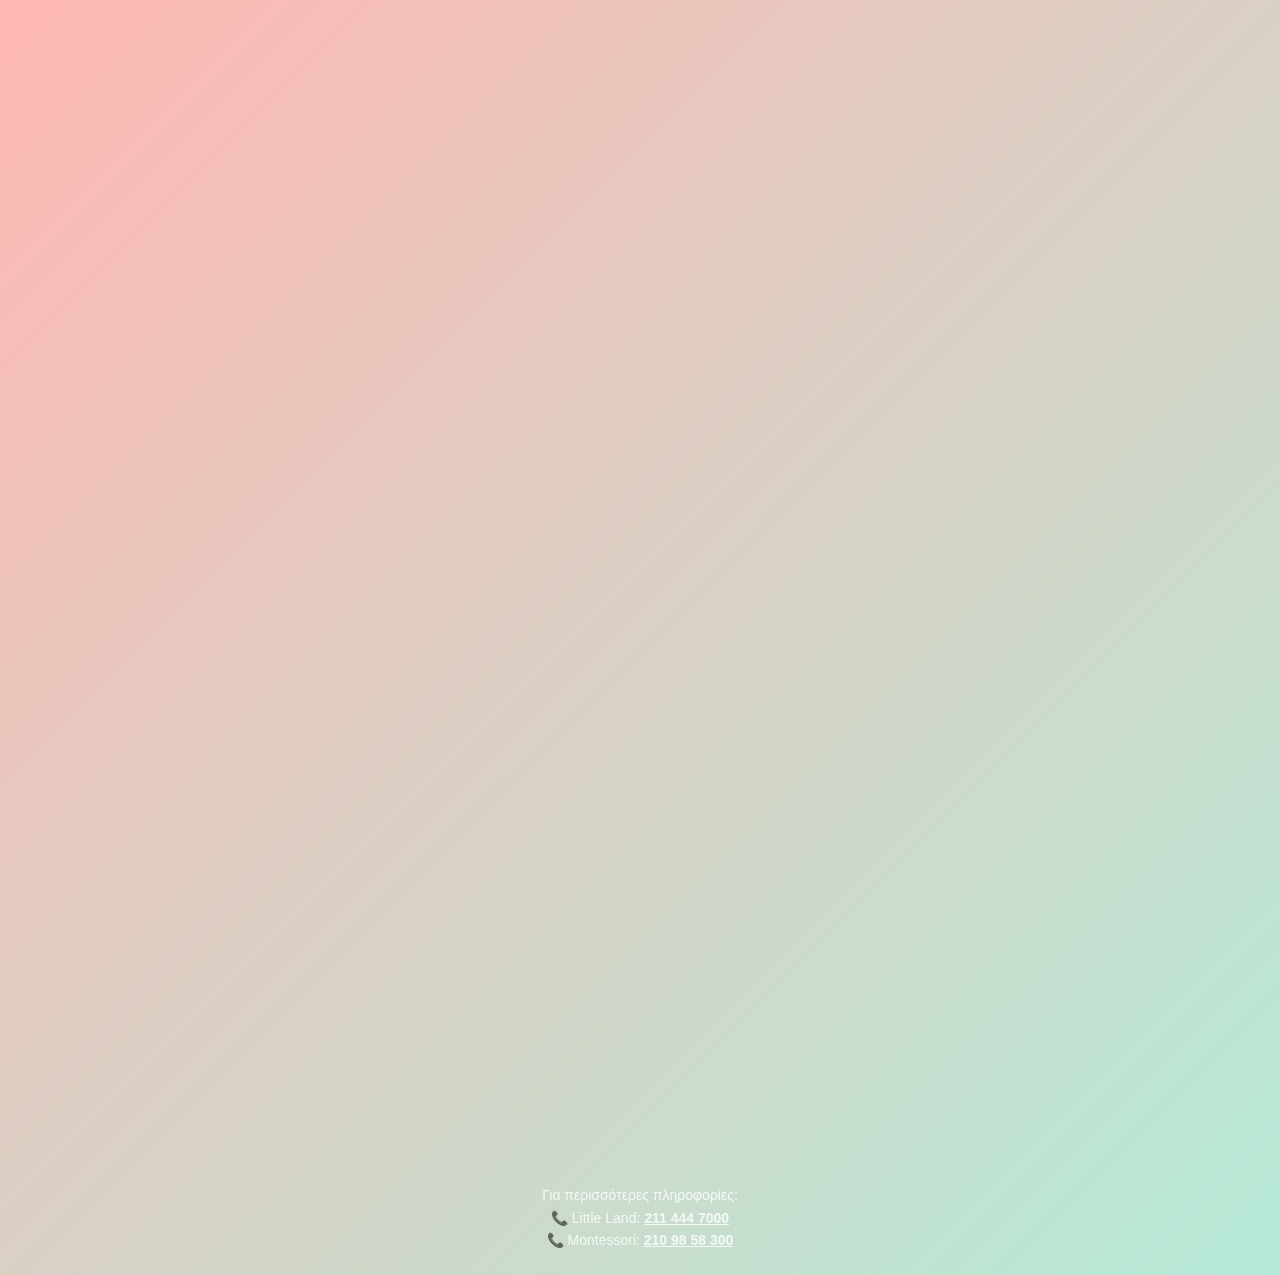
<file: index.html>
<!DOCTYPE html>
<html lang="el">
<head>
  <meta charset="UTF-8">
  <meta name="viewport" content="width=device-width, initial-scale=1.0">
  <title>Little Land - Επιλογή Φόρμας Party</title>
  <link rel="stylesheet" href="css/base.css">
  <style>
    body {
      display: flex;
      align-items: center;
      justify-content: center;
      min-height: 100vh;
      background: linear-gradient(135deg, #FFB7B2 0%, #B5EAD7 50%, #FFF9E5 100%);
      background-size: 200% 200%;
      animation: gradientShift 15s ease infinite;
      overflow-x: hidden;
    }
    
    @keyframes gradientShift {
      0%, 100% { background-position: 0% 50%; }
      50% { background-position: 100% 50%; }
    }
    
    /* Reduce motion for accessibility & performance */
    @media (prefers-reduced-motion: reduce) {
      *, *::before, *::after {
        animation-duration: 0.01ms !important;
        animation-iteration-count: 1 !important;
        transition-duration: 0.01ms !important;
      }
    }
    
    .form-selector {
      max-width: 900px;
      width: 100%;
      padding: var(--spacing-lg);
    }
    
    .header {
      text-align: center;
      margin-bottom: var(--spacing-2xl);
      color: white;
      opacity: 0;
      animation: fadeInDown 0.8s ease forwards;
    }
    
    @keyframes fadeInDown {
      from {
        opacity: 0;
        transform: translateY(-20px);
      }
      to {
        opacity: 1;
        transform: translateY(0);
      }
    }
    
    .header h1 {
      font-size: clamp(32px, 6vw, 48px);
      margin-bottom: var(--spacing-sm);
      text-shadow: 0 2px 8px rgba(0,0,0,0.1);
    }
    
    .header p {
      font-size: 17px;
      opacity: 0.95;
      font-weight: 500;
      letter-spacing: 0.3px;
    }
    
    .cards-grid {
      display: grid;
      gap: var(--spacing-xl);
      grid-template-columns: 1fr;
      max-width: 500px;
      margin: 0 auto;
    }
    
    @media (min-width: 768px) {
      .cards-grid {
        max-width: 900px;
        grid-template-columns: repeat(2, 1fr);
      }
      
      .card:last-child {
        grid-column: 1 / -1;
        max-width: 500px;
        margin: 0 auto;
      }
    }
    
    .card {
      background: rgba(255, 255, 255, 0.98);
      backdrop-filter: blur(12px);
      -webkit-backdrop-filter: blur(12px);
      border: 2px solid rgba(255, 255, 255, 0.5);
      border-radius: var(--radius-lg);
      padding: var(--spacing-xl);
      text-align: center;
      box-shadow: 0 8px 32px rgba(0, 0, 0, 0.1);
      transition: all 0.4s cubic-bezier(0.4, 0, 0.2, 1);
      text-decoration: none;
      color: var(--color-text);
      position: relative;
      overflow: hidden;
      opacity: 0;
      animation: fadeInUp 0.6s ease forwards;
    }
    
    .card:nth-child(1) { animation-delay: 0.2s; }
    .card:nth-child(2) { animation-delay: 0.4s; }
    .card:nth-child(3) { animation-delay: 0.6s; }
    
    @keyframes fadeInUp {
      from {
        opacity: 0;
        transform: translateY(30px);
      }
      to {
        opacity: 1;
        transform: translateY(0);
      }
    }
    
    .card::before {
      content: '';
      position: absolute;
      top: -50%;
      left: -50%;
      width: 200%;
      height: 200%;
      background: linear-gradient(45deg, transparent, rgba(255, 255, 255, 0.1), transparent);
      transform: rotate(45deg);
      transition: all 0.6s;
    }
    
    @media (hover: hover) and (pointer: fine) {
      .card:hover {
        transform: translateY(-10px);
        box-shadow: 0 20px 60px rgba(255, 143, 163, 0.3);
        border-color: rgba(255, 183, 204, 0.5);
      }
      
      .card:hover::before {
        left: 100%;
      }
    }
    
    .card:active {
      transform: scale(0.98);
      transition-duration: 0.1s;
    }
    
    @media (max-width: 767px) {
      .card {
        animation-duration: 0.4s;
      }
      @keyframes fadeInUp {
        from {
          opacity: 0;
          transform: translateY(20px);
        }
        to {
          opacity: 1;
          transform: translateY(0);
        }
      }
    }
    
    .card-icon {
      font-size: 64px;
      margin-bottom: var(--spacing-md);
    }
    
    .card-title {
      font-size: 24px;
      font-weight: 700;
      margin-bottom: var(--spacing-sm);
      color: #2C2C2C;
      letter-spacing: -0.5px;
    }
    
    .card-subtitle {
      font-size: 14px;
      color: var(--color-text-light);
      margin-bottom: var(--spacing-md);
      text-transform: uppercase;
      letter-spacing: 0.5px;
    }
    
    .card-description {
      font-size: 15px;
      line-height: 1.6;
      color: var(--color-text-light);
      margin-bottom: var(--spacing-lg);
    }
    
    .card-badge {
      display: inline-block;
      background: linear-gradient(135deg, var(--color-coral), var(--color-pink));
      color: white;
      padding: var(--spacing-xs) var(--spacing-md);
      border-radius: 20px;
      font-size: 13px;
      font-weight: 600;
      margin-top: var(--spacing-sm);
    }
    
    .card-badge.special {
      background: linear-gradient(135deg, #FF8E72, #FFB19D);
      animation: pulse 2s ease-in-out infinite;
    }
    
    @keyframes pulse {
      0%, 100% { transform: scale(1); }
      50% { transform: scale(1.05); }
    }
    
    .card:last-child {
      position: relative;
      border: 3px solid transparent;
      background: linear-gradient(white, white) padding-box,
                  linear-gradient(135deg, var(--color-pink), var(--color-coral), var(--color-beige)) border-box;
    }
    
    .card:last-child::before {
      content: '⭐ ΕΙΔΙΚΗ ΠΡΟΣΦΟΡΑ ⭐';
      position: absolute;
      top: -15px;
      left: 50%;
      transform: translateX(-50%);
      background: linear-gradient(135deg, #FF8E72, #FFB19D);
      color: white;
      padding: 8px 24px;
      border-radius: 20px;
      font-size: 12px;
      font-weight: 700;
      letter-spacing: 1px;
      box-shadow: 0 4px 15px rgba(255, 142, 114, 0.4);
    }
    
    .btn-card {
      display: inline-block;
      background: linear-gradient(135deg, #FF8FA3, #FFB7CC);
      background-size: 200% 200%;
      color: white;
      padding: 14px 32px;
      border-radius: 12px;
      font-weight: 600;
      font-size: 15px;
      text-decoration: none;
      transition: all 0.3s cubic-bezier(0.4, 0, 0.2, 1);
      box-shadow: 0 4px 15px rgba(255, 143, 163, 0.3);
      position: relative;
      overflow: hidden;
    }
    
    .btn-card::before {
      content: '';
      position: absolute;
      top: 0;
      left: -100%;
      width: 100%;
      height: 100%;
      background: linear-gradient(90deg, transparent, rgba(255, 255, 255, 0.3), transparent);
      transition: left 0.5s;
    }
    
    @media (hover: hover) and (pointer: fine) {
      .btn-card:hover {
        transform: translateY(-2px);
        box-shadow: 0 6px 20px rgba(255, 143, 163, 0.4);
        background-position: 100% 0;
      }
      
      .btn-card:hover::before {
        left: 100%;
      }
    }
    
    .btn-card:active {
      transform: translateY(0);
      transition-duration: 0.1s;
    }
  </style>
</head>
<body>
  <div class="form-selector">
    <div class="header">
      <h1>🎈 Little Land Party Forms 🎈</h1>
      <p>Επιλέξτε τη φόρμα που σας ενδιαφέρει</p>
    </div>
    
    <div class="cards-grid">
      <!-- Card 1: Little Land Kids -->
      <a href="forms/littleland-kids.html" class="card">
        <div class="card-icon">🎪</div>
        <h2 class="card-title">Little Land</h2>
        <p class="card-subtitle">Kids Play Area</p>
        <p class="card-description">
          Family Lounge Cafe με χώρο παιχνιδιού για παιδιά. 
          Διαθέσιμο όλες τις ημέρες.
        </p>
        <span class="card-badge">Όλες τις μέρες</span>
        <div style="margin-top: 20px;">
          <span class="btn-card">Ανοίξτε Φόρμα →</span>
        </div>
      </a>
      
      <!-- Card 2: Montessori Regular -->
      <a href="forms/montessori-regular.html" class="card">
        <div class="card-icon">🌈</div>
        <h2 class="card-title">Montessori</h2>
        <p class="card-subtitle">Little Land Regular</p>
        <p class="card-description">
          Χώρος με δημιουργικές δραστηριότητες Montessori. 
          Κανονική τιμολόγηση.
        </p>
        <span class="card-badge">Κανονική Προσφορά</span>
        <div style="margin-top: 20px;">
          <span class="btn-card">Ανοίξτε Φόρμα →</span>
        </div>
      </a>
      
      <!-- Card 3: Montessori Weekday -->
      <a href="forms/montessori-weekday.html" class="card">
        <div class="card-icon">⭐</div>
        <h2 class="card-title">Montessori</h2>
        <p class="card-subtitle">Weekday Special Offer</p>
        <p class="card-description">
          Ειδική προσφορά για καθημερινές! 
          Ισχύει μόνο Τρίτη, Τετάρτη και Πέμπτη.
        </p>
        <span class="card-badge special">🔥 Τρ / Τε / Πε</span>
        <div style="margin-top: 20px;">
          <span class="btn-card">Ανοίξτε Φόρμα →</span>
        </div>
      </a>
    </div>
    
    <div style="text-align: center; margin-top: 40px; color: white;">
      <p style="font-size: 14px; opacity: 0.8;">
        Για περισσότερες πληροφορίες:<br>
        📞 Little Land: <a href="tel:+302114447000" style="color: white; font-weight: 600;">211 444 7000</a><br>
        📞 Montessori: <a href="tel:+302109858300" style="color: white; font-weight: 600;">210 98 58 300</a>
      </p>
    </div>
  </div>
</body>
</html>
</file>
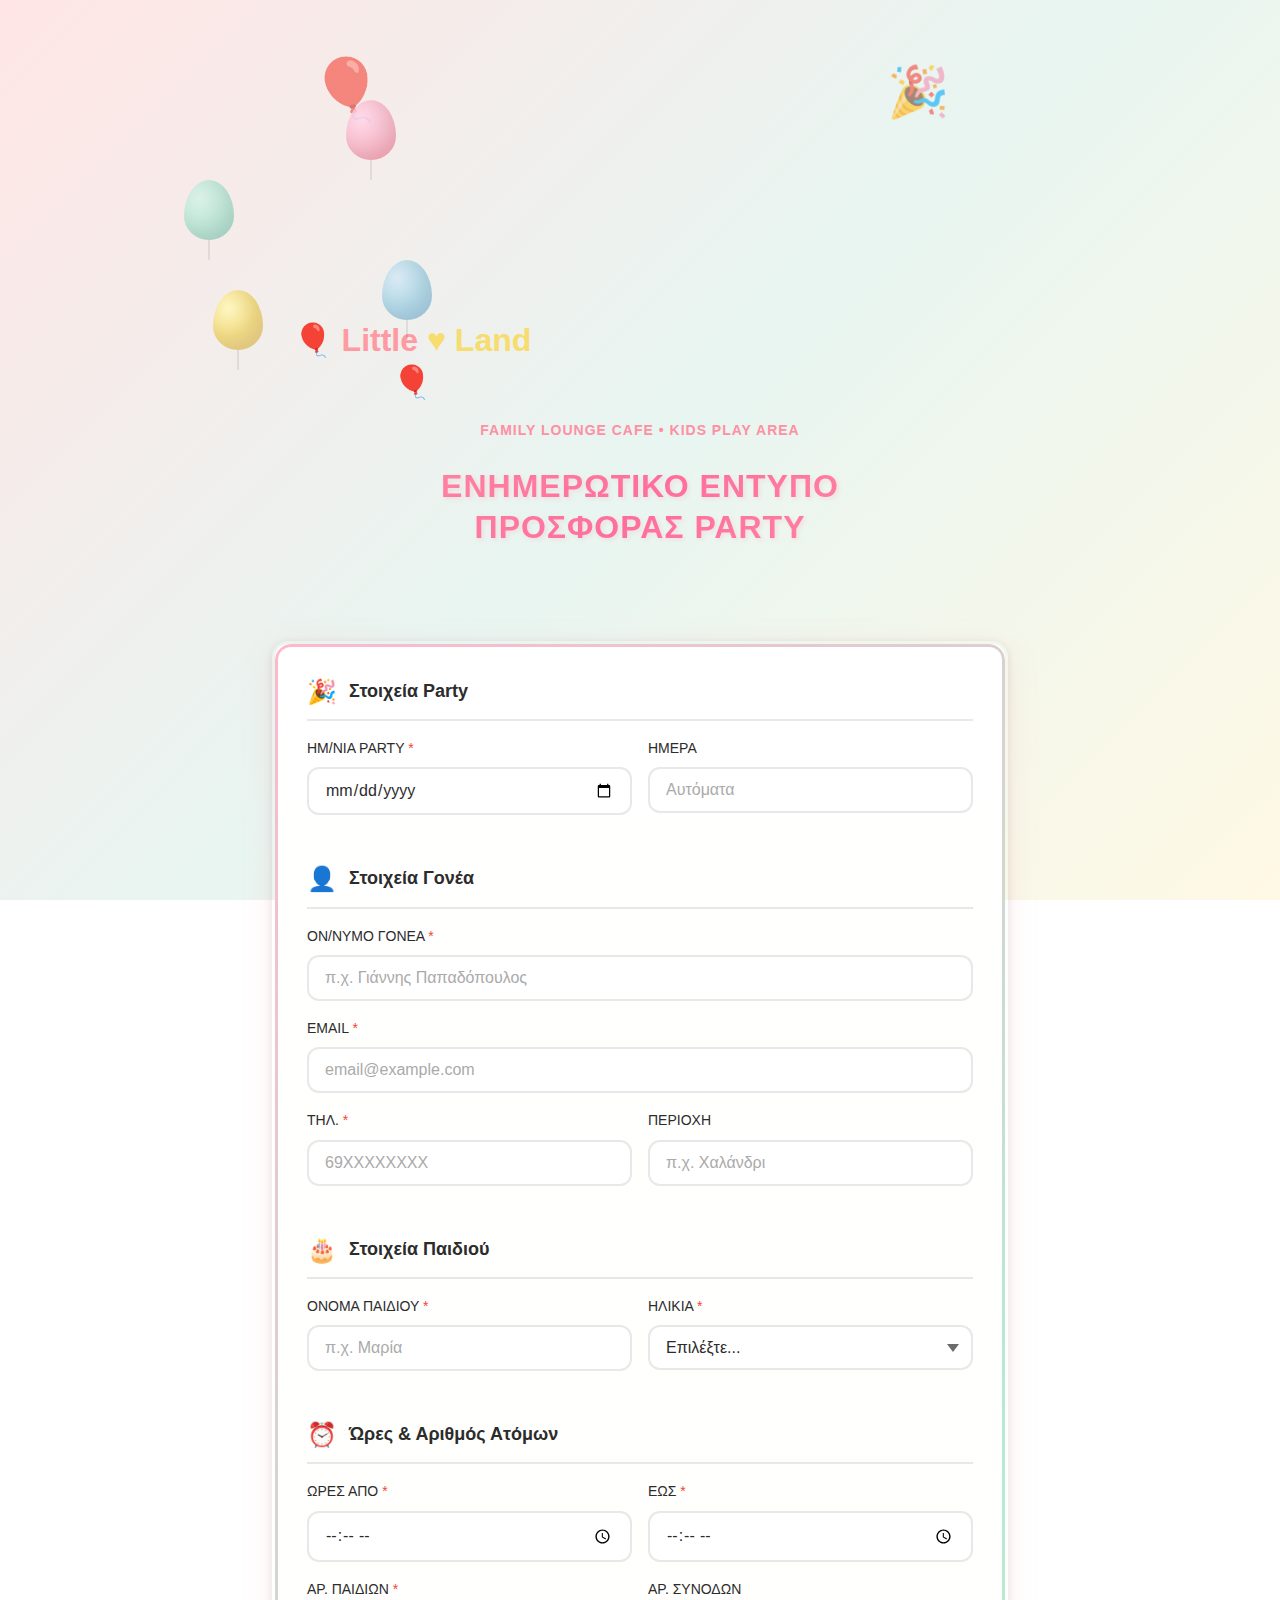
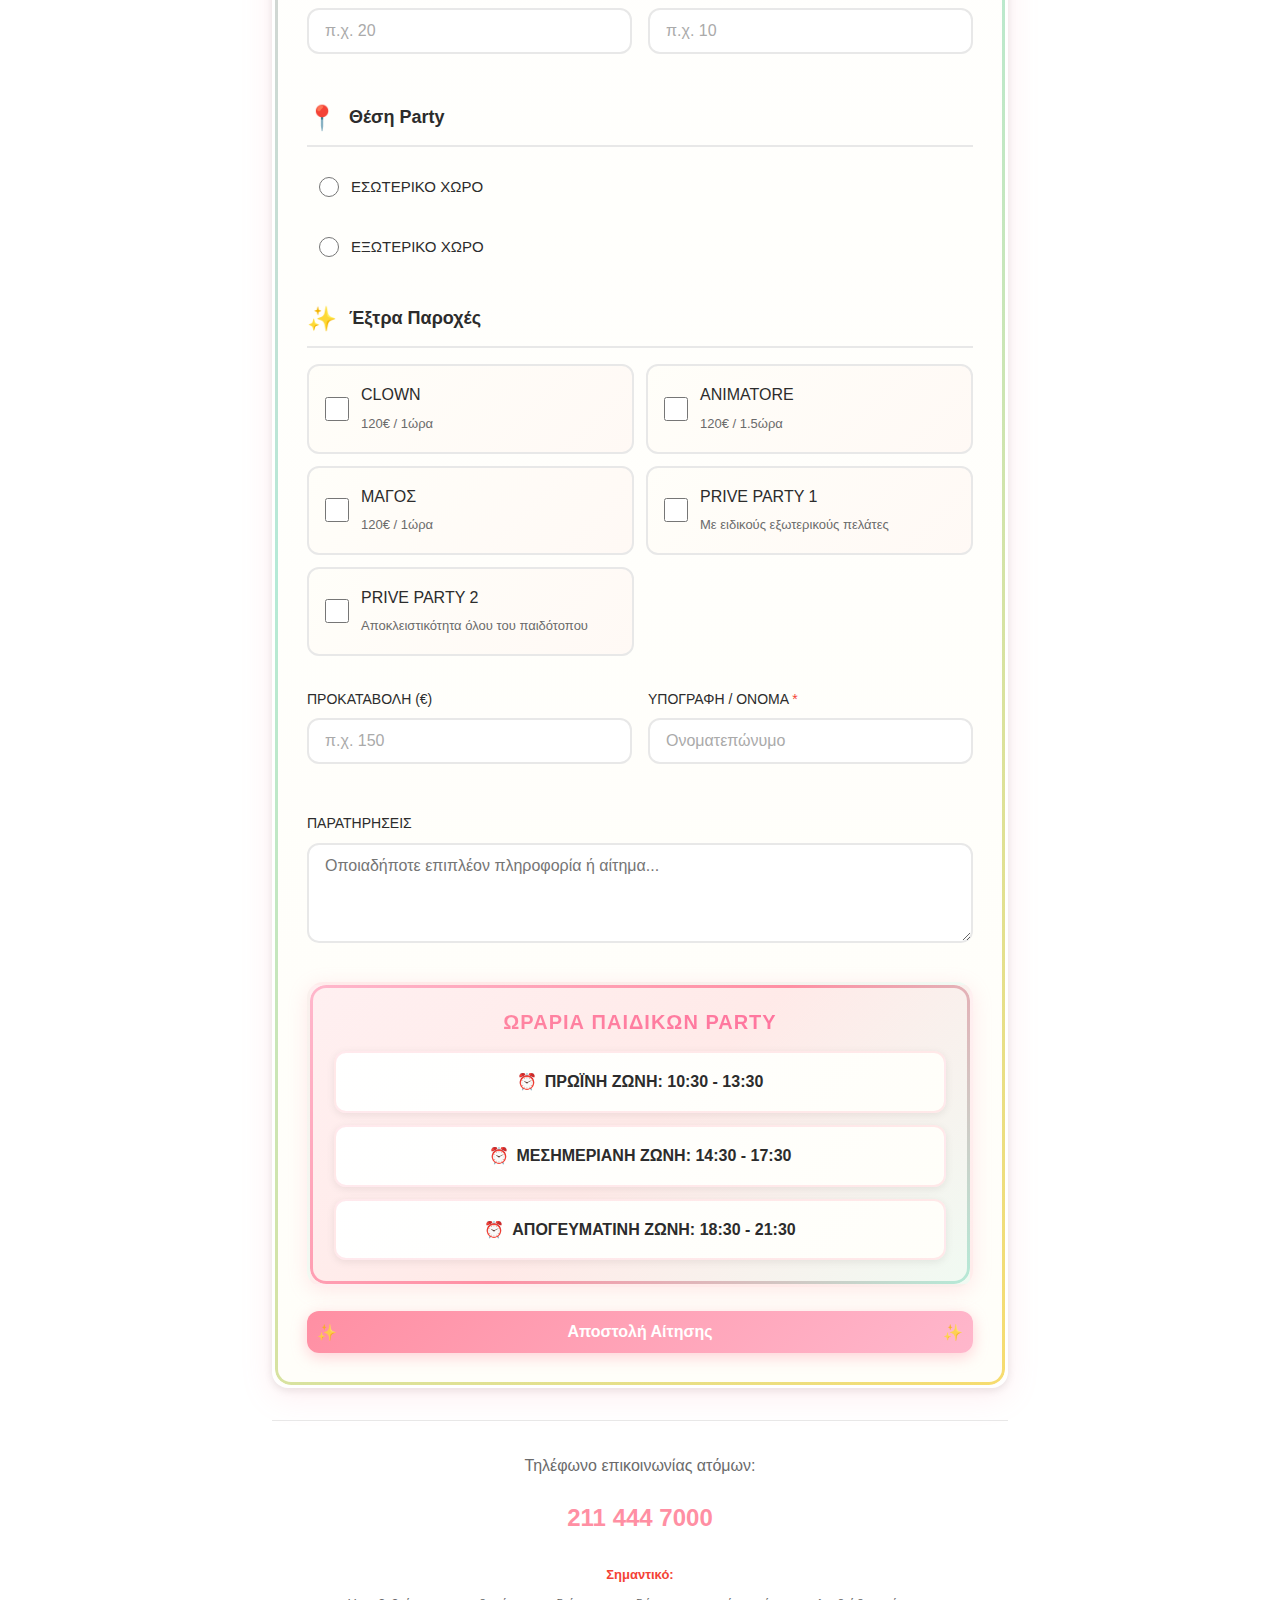
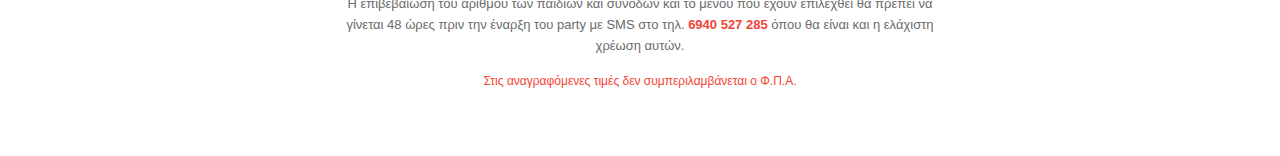
<file: forms/littleland-kids.html>
<!DOCTYPE html>
<html lang="el">
<head>
  <meta charset="UTF-8">
  <meta name="viewport" content="width=device-width, initial-scale=1.0">
  <title>Little Land Kids Play Area - Προσφορά Party</title>
  <link rel="stylesheet" href="../css/base.css">
  <link rel="stylesheet" href="../css/forms.css">
</head>
<body>
  <!-- Loading Overlay -->
  <div class="loading-overlay">
    <div class="spinner"></div>
  </div>

  <div class="container">
    <!-- Header -->
    <header class="form-header">
      <!-- Decorative Balloons -->
      <div class="decoration balloon balloon-pink" style="top: 20px; left: 10%;"></div>
      <div class="decoration balloon balloon-mint" style="top: 40px; right: 12%;"></div>
      <div class="decoration balloon balloon-blue" style="top: 60px; left: 15%;"></div>
      <div class="decoration balloon balloon-yellow" style="top: 30px; right: 8%;"></div>
      
      <div class="logo-container">
        <h1 class="logo">
          🎈 <span style="color: #FF9AA2; font-family: 'Fredoka', sans-serif;">Little</span> <span style="color: #F7DC6F;">♥ Land</span> 🎈
        </h1>
        <p class="form-subtitle" style="color: #FF8FA3; font-weight: 600;">Family Lounge Cafe • Kids Play Area</p>
      </div>
      <h2 class="form-title">ΕΝΗΜΕΡΩΤΙΚΟ ΕΝΤΥΠΟ<br>ΠΡΟΣΦΟΡΑΣ PARTY</h2>
    </header>

    <!-- Main Form -->
    <form id="partyForm" class="form-card">
      <!-- Section 1: Στοιχεία Party -->
      <div class="form-section">
        <h3 class="section-title">
          <span class="section-icon">🎉</span>
          Στοιχεία Party
        </h3>
        
        <div class="form-grid form-grid-2">
          <div class="form-group">
            <label class="form-label required" for="party_date">ΗΜ/ΝΙΑ PARTY</label>
            <input type="date" id="party_date" name="party_date" class="form-input" required>
          </div>
          
          <div class="form-group">
            <label class="form-label" for="party_day">ΗΜΕΡΑ</label>
            <input type="text" id="party_day" name="party_day" class="form-input" readonly placeholder="Αυτόματα">
          </div>
        </div>
      </div>

      <!-- Section 2: Στοιχεία Γονέα -->
      <div class="form-section">
        <h3 class="section-title">
          <span class="section-icon">👤</span>
          Στοιχεία Γονέα
        </h3>
        
        <div class="form-group">
          <label class="form-label required" for="parent_name">ΟΝ/ΝΥΜΟ ΓΟΝΕΑ</label>
          <input type="text" id="parent_name" name="parent_name" class="form-input" required placeholder="π.χ. Γιάννης Παπαδόπουλος">
        </div>
        
        <div class="form-group">
          <label class="form-label required" for="email">EMAIL</label>
          <input type="email" id="email" name="email" class="form-input" required placeholder="email@example.com">
        </div>
        
        <div class="form-grid form-grid-2">
          <div class="form-group">
            <label class="form-label required" for="phone">ΤΗΛ.</label>
            <input type="tel" id="phone" name="phone" class="form-input" required placeholder="69XXXXXXXX" maxlength="10">
          </div>
          
          <div class="form-group">
            <label class="form-label" for="area">ΠΕΡΙΟΧΗ</label>
            <input type="text" id="area" name="area" class="form-input" placeholder="π.χ. Χαλάνδρι">
          </div>
        </div>
      </div>

      <!-- Section 3: Στοιχεία Παιδιού -->
      <div class="form-section">
        <h3 class="section-title">
          <span class="section-icon">🎂</span>
          Στοιχεία Παιδιού
        </h3>
        
        <div class="form-grid form-grid-2">
          <div class="form-group">
            <label class="form-label required" for="child_name">ΟΝΟΜΑ ΠΑΙΔΙΟΥ</label>
            <input type="text" id="child_name" name="child_name" class="form-input" required placeholder="π.χ. Μαρία">
          </div>
          
          <div class="form-group">
            <label class="form-label required" for="child_age">ΗΛΙΚΙΑ</label>
            <select id="child_age" name="child_age" class="form-select" required>
              <option value="">Επιλέξτε...</option>
              <option value="1">1 έτος</option>
              <option value="2">2 έτη</option>
              <option value="3">3 έτη</option>
              <option value="4">4 έτη</option>
              <option value="5">5 έτη</option>
              <option value="6">6 έτη</option>
              <option value="7">7 έτη</option>
              <option value="8">8 έτη</option>
              <option value="9">9 έτη</option>
              <option value="10">10 έτη</option>
              <option value="11">11 έτη</option>
              <option value="12">12 έτη</option>
            </select>
          </div>
        </div>
      </div>

      <!-- Section 4: Ώρες & Άτομα -->
      <div class="form-section">
        <h3 class="section-title">
          <span class="section-icon">⏰</span>
          Ώρες & Αριθμός Ατόμων
        </h3>
        
        <div class="form-grid form-grid-2">
          <div class="form-group">
            <label class="form-label required" for="time_from">ΩΡΕΣ ΑΠΟ</label>
            <input type="time" id="time_from" name="time_from" class="form-input" required>
          </div>
          
          <div class="form-group">
            <label class="form-label required" for="time_to">ΕΩΣ</label>
            <input type="time" id="time_to" name="time_to" class="form-input" required>
          </div>
        </div>
        
        <div class="form-grid form-grid-2">
          <div class="form-group">
            <label class="form-label required" for="num_children">ΑΡ. ΠΑΙΔΙΩΝ</label>
            <input type="number" id="num_children" name="num_children" class="form-input" min="1" max="100" required placeholder="π.χ. 20">
          </div>
          
          <div class="form-group">
            <label class="form-label" for="num_adults">ΑΡ. ΣΥΝΟΔΩΝ</label>
            <input type="number" id="num_adults" name="num_adults" class="form-input" min="0" max="100" placeholder="π.χ. 10">
          </div>
        </div>
      </div>

      <!-- Section 5: Θέση Party -->
      <div class="form-section">
        <h3 class="section-title">
          <span class="section-icon">📍</span>
          Θέση Party
        </h3>
        
        <div class="radio-group">
          <label class="radio-item">
            <input type="radio" name="party_location" value="εσωτερικό_χώρο" class="radio-input" required>
            <span class="radio-label">ΕΣΩΤΕΡΙΚΟ ΧΩΡΟ</span>
          </label>
          <label class="radio-item">
            <input type="radio" name="party_location" value="εξωτερικό_χώρο" class="radio-input">
            <span class="radio-label">ΕΞΩΤΕΡΙΚΟ ΧΩΡΟ</span>
          </label>
        </div>
      </div>

      <!-- Section 6: Έξτρα Παροχές -->
      <div class="form-section">
        <h3 class="section-title">
          <span class="section-icon">✨</span>
          Έξτρα Παροχές
        </h3>
        
        <div class="extras-grid">
          <label class="extra-item">
            <input type="checkbox" name="extras" value="clown">
            <div class="extra-info">
              <span class="extra-name">CLOWN</span>
              <span class="extra-price">120€ / 1ώρα</span>
            </div>
          </label>
          
          <label class="extra-item">
            <input type="checkbox" name="extras" value="animatore">
            <div class="extra-info">
              <span class="extra-name">ANIMATORE</span>
              <span class="extra-price">120€ / 1.5ώρα</span>
            </div>
          </label>
          
          <label class="extra-item">
            <input type="checkbox" name="extras" value="magos">
            <div class="extra-info">
              <span class="extra-name">ΜΑΓΟΣ</span>
              <span class="extra-price">120€ / 1ώρα</span>
            </div>
          </label>
          
          <label class="extra-item">
            <input type="checkbox" name="extras" value="prive1">
            <div class="extra-info">
              <span class="extra-name">PRIVE PARTY 1</span>
              <span class="extra-price">Με ειδικούς εξωτερικούς πελάτες</span>
            </div>
          </label>
          
          <label class="extra-item">
            <input type="checkbox" name="extras" value="prive2">
            <div class="extra-info">
              <span class="extra-name">PRIVE PARTY 2</span>
              <span class="extra-price">Αποκλειστικότητα όλου του παιδότοπου</span>
            </div>
          </label>
        </div>
      </div>

      <!-- Section 7: Προκαταβολή & Υπογραφή -->
      <div class="form-section">
        <div class="form-grid form-grid-2">
          <div class="form-group">
            <label class="form-label" for="deposit">ΠΡΟΚΑΤΑΒΟΛΗ (€)</label>
            <input type="number" id="deposit" name="deposit" class="form-input" min="0" step="10" placeholder="π.χ. 150">
          </div>
          
          <div class="form-group">
            <label class="form-label required" for="signature">ΥΠΟΓΡΑΦΗ / ΟΝΟΜΑ</label>
            <input type="text" id="signature" name="signature" class="form-input" required placeholder="Ονοματεπώνυμο">
          </div>
        </div>
      </div>

      <!-- Section 8: Παρατηρήσεις -->
      <div class="form-section">
        <div class="form-group">
          <label class="form-label" for="notes">ΠΑΡΑΤΗΡΗΣΕΙΣ</label>
          <textarea id="notes" name="notes" class="form-textarea" rows="4" placeholder="Οποιαδήποτε επιπλέον πληροφορία ή αίτημα..."></textarea>
        </div>
      </div>

      <!-- Time Slots Info -->
      <div class="time-slots">
        <h4 class="time-slots-title">Ωράρια Παιδικών Party</h4>
        <div class="time-slot">ΠΡΩΪΝΗ ΖΩΝΗ: 10:30 - 13:30</div>
        <div class="time-slot">ΜΕΣΗΜΕΡΙΑΝΗ ΖΩΝΗ: 14:30 - 17:30</div>
        <div class="time-slot">ΑΠΟΓΕΥΜΑΤΙΝΗ ΖΩΝΗ: 18:30 - 21:30</div>
      </div>

      <!-- Submit Button -->
      <button type="submit" class="btn btn-primary btn-block">
        Αποστολή Αίτησης
      </button>
    </form>

    <!-- Footer -->
    <footer class="form-footer">
      <div class="contact-info">
        <p style="margin-bottom: 8px; color: #6B6B6B;">Τηλέφωνο επικοινωνίας ατόμων:</p>
        <a href="tel:+302114447000" class="phone-number">211 444 7000</a>
      </div>
      
      <div class="disclaimer">
        <p><strong>Σημαντικό:</strong></p>
        <p style="margin-top: 8px;">
          Η επιβεβαίωση του αριθμού των παιδιών και συνοδών και το μενού που έχουν επιλεχθεί θα πρέπει 
          να γίνεται 48 ώρες πριν την έναρξη του party με SMS στο τηλ. <strong>6940 527 285</strong> 
          όπου θα είναι και η ελάχιστη χρέωση αυτών.
        </p>
        <p style="margin-top: 16px; font-size: 12px; color: var(--color-error);">
          Στις αναγραφόμενες τιμές δεν συμπεριλαμβάνεται ο Φ.Π.Α.
        </p>
      </div>
    </footer>
  </div>

  <!-- Scripts -->
  <script src="../js/config.js?v=2"></script>
  <script src="../js/form-handler.js?v=2"></script>
  <script src="../js/littleland-kids.js?v=2"></script>
</body>
</html>
</file>
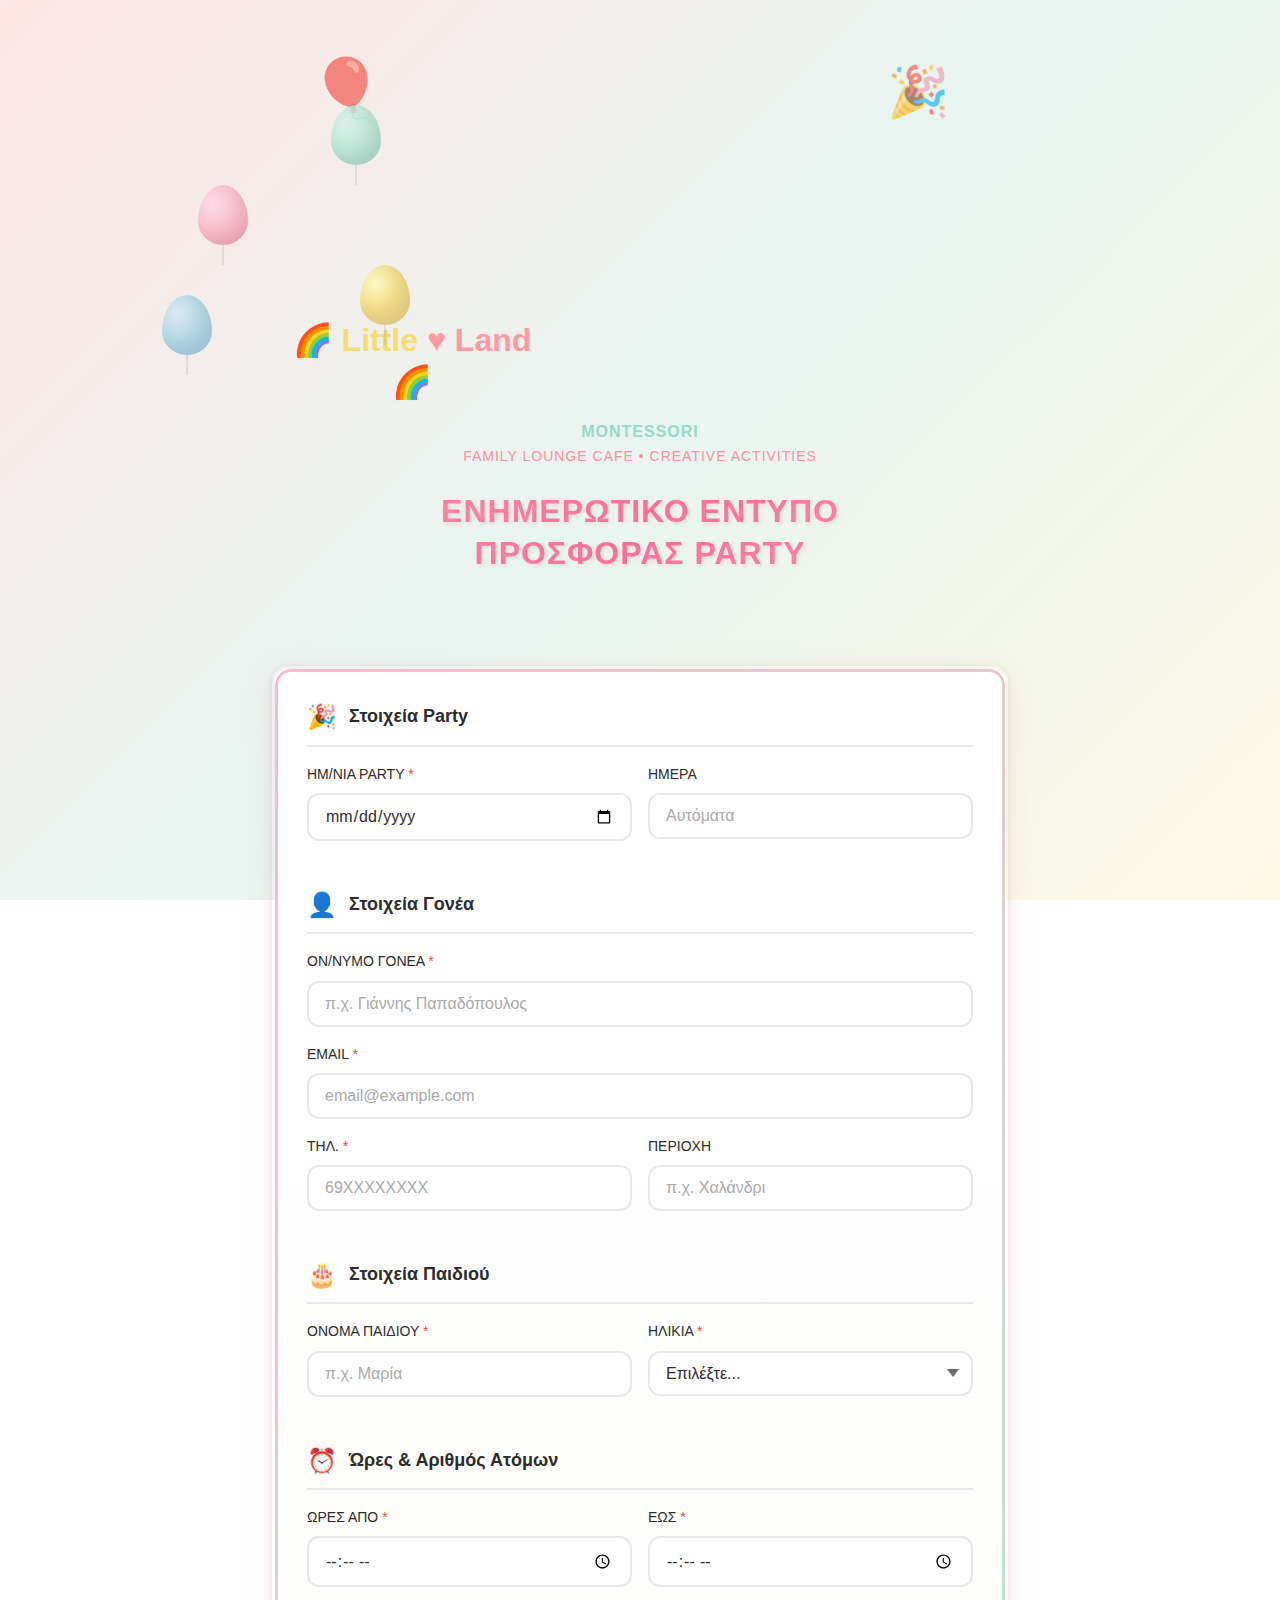
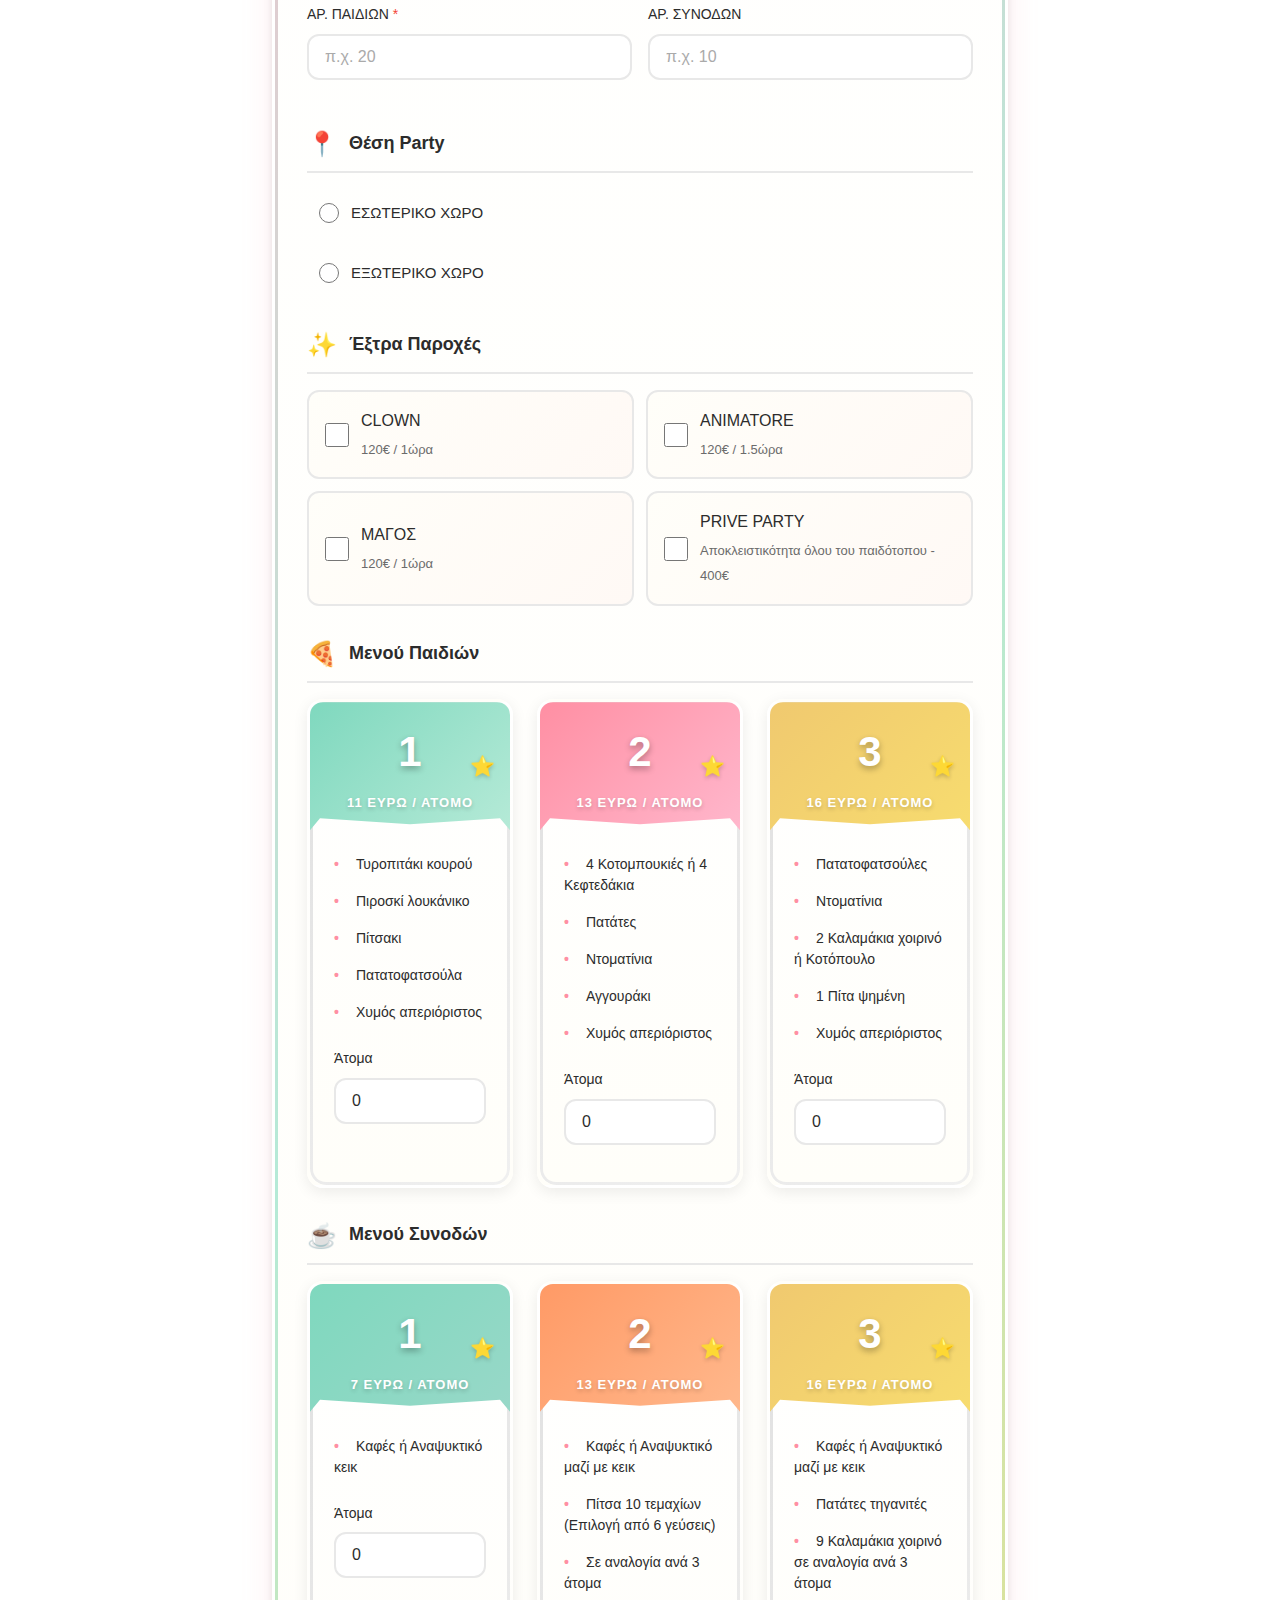
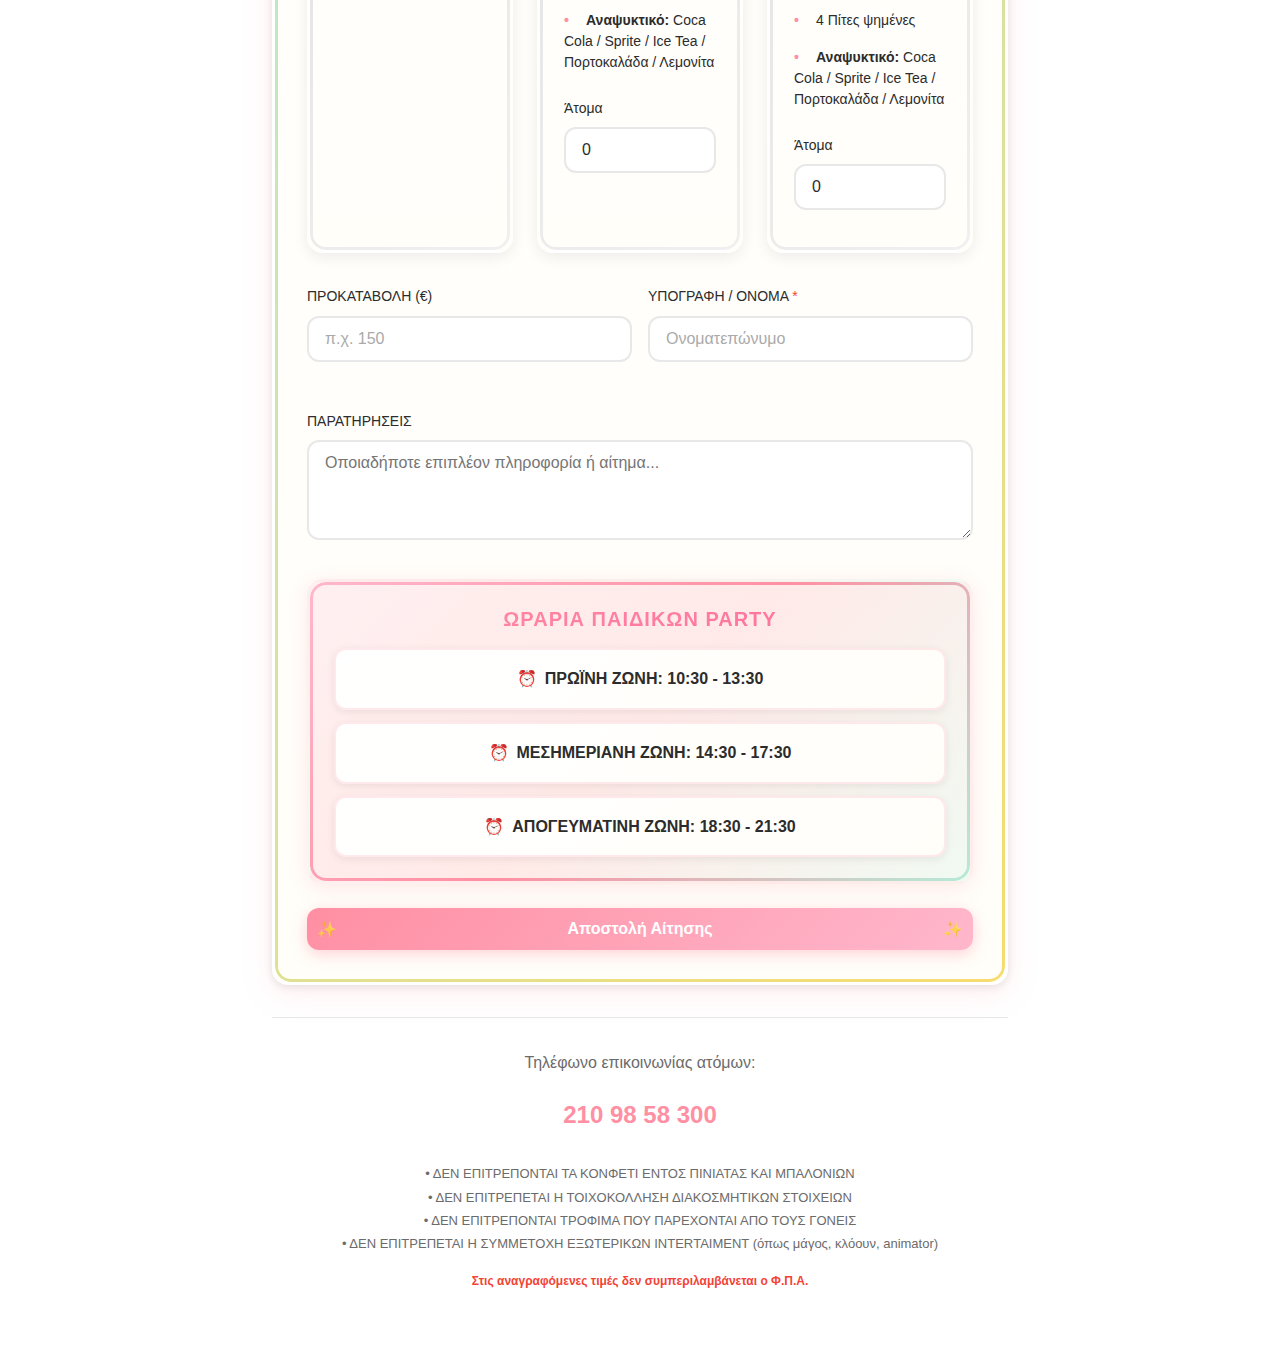
<file: forms/montessori-regular.html>
<!DOCTYPE html>
<html lang="el">
<head>
  <meta charset="UTF-8">
  <meta name="viewport" content="width=device-width, initial-scale=1.0">
  <title>Montessori Little Land - Προσφορά Party</title>
  <link rel="stylesheet" href="../css/base.css">
  <link rel="stylesheet" href="../css/forms.css">
</head>
<body>
  <!-- Loading Overlay -->
  <div class="loading-overlay">
    <div class="spinner"></div>
  </div>

  <div class="container">
    <!-- Header -->
    <header class="form-header">
      <!-- Decorative Balloons -->
      <div class="decoration balloon balloon-mint" style="top: 25px; left: 8%;"></div>
      <div class="decoration balloon balloon-pink" style="top: 45px; right: 10%;"></div>
      <div class="decoration balloon balloon-yellow" style="top: 65px; left: 12%;"></div>
      <div class="decoration balloon balloon-blue" style="top: 35px; right: 15%;"></div>
      
      <div class="logo-container">
        <h1 class="logo">
          🌈 <span style="color: #F7DC6F; font-family: 'Fredoka', sans-serif;">Little</span> <span style="color: #FF9AA2;">♥ Land</span> 🌈
        </h1>
        <p class="form-subtitle" style="color: #98D8C8; font-weight: 700; font-size: 16px;">Montessori</p>
        <p class="form-subtitle" style="color: #FF8FA3;">Family Lounge Cafe • Creative Activities</p>
      </div>
      <h2 class="form-title">ΕΝΗΜΕΡΩΤΙΚΟ ΕΝΤΥΠΟ<br>ΠΡΟΣΦΟΡΑΣ PARTY</h2>
    </header>

    <!-- Main Form -->
    <form id="partyForm" class="form-card">
      <!-- Section 1: Στοιχεία Party -->
      <div class="form-section">
        <h3 class="section-title">
          <span class="section-icon">🎉</span>
          Στοιχεία Party
        </h3>
        
        <div class="form-grid form-grid-2">
          <div class="form-group">
            <label class="form-label required" for="party_date">ΗΜ/ΝΙΑ PARTY</label>
            <input type="date" id="party_date" name="party_date" class="form-input" required>
          </div>
          
          <div class="form-group">
            <label class="form-label" for="party_day">ΗΜΕΡΑ</label>
            <input type="text" id="party_day" name="party_day" class="form-input" readonly placeholder="Αυτόματα">
          </div>
        </div>
      </div>

      <!-- Section 2: Στοιχεία Γονέα -->
      <div class="form-section">
        <h3 class="section-title">
          <span class="section-icon">👤</span>
          Στοιχεία Γονέα
        </h3>
        
        <div class="form-group">
          <label class="form-label required" for="parent_name">ΟΝ/ΝΥΜΟ ΓΟΝΕΑ</label>
          <input type="text" id="parent_name" name="parent_name" class="form-input" required placeholder="π.χ. Γιάννης Παπαδόπουλος">
        </div>
        
        <div class="form-group">
          <label class="form-label required" for="email">EMAIL</label>
          <input type="email" id="email" name="email" class="form-input" required placeholder="email@example.com">
        </div>
        
        <div class="form-grid form-grid-2">
          <div class="form-group">
            <label class="form-label required" for="phone">ΤΗΛ.</label>
            <input type="tel" id="phone" name="phone" class="form-input" required placeholder="69XXXXXXXX" maxlength="10">
          </div>
          
          <div class="form-group">
            <label class="form-label" for="area">ΠΕΡΙΟΧΗ</label>
            <input type="text" id="area" name="area" class="form-input" placeholder="π.χ. Χαλάνδρι">
          </div>
        </div>
      </div>

      <!-- Section 3: Στοιχεία Παιδιού -->
      <div class="form-section">
        <h3 class="section-title">
          <span class="section-icon">🎂</span>
          Στοιχεία Παιδιού
        </h3>
        
        <div class="form-grid form-grid-2">
          <div class="form-group">
            <label class="form-label required" for="child_name">ΟΝΟΜΑ ΠΑΙΔΙΟΥ</label>
            <input type="text" id="child_name" name="child_name" class="form-input" required placeholder="π.χ. Μαρία">
          </div>
          
          <div class="form-group">
            <label class="form-label required" for="child_age">ΗΛΙΚΙΑ</label>
            <select id="child_age" name="child_age" class="form-select" required>
              <option value="">Επιλέξτε...</option>
              <option value="1">1 έτος</option>
              <option value="2">2 έτη</option>
              <option value="3">3 έτη</option>
              <option value="4">4 έτη</option>
              <option value="5">5 έτη</option>
              <option value="6">6 έτη</option>
              <option value="7">7 έτη</option>
              <option value="8">8 έτη</option>
              <option value="9">9 έτη</option>
              <option value="10">10 έτη</option>
              <option value="11">11 έτη</option>
              <option value="12">12 έτη</option>
            </select>
          </div>
        </div>
      </div>

      <!-- Section 4: Ώρες & Άτομα -->
      <div class="form-section">
        <h3 class="section-title">
          <span class="section-icon">⏰</span>
          Ώρες & Αριθμός Ατόμων
        </h3>
        
        <div class="form-grid form-grid-2">
          <div class="form-group">
            <label class="form-label required" for="time_from">ΩΡΕΣ ΑΠΟ</label>
            <input type="time" id="time_from" name="time_from" class="form-input" required>
          </div>
          
          <div class="form-group">
            <label class="form-label required" for="time_to">ΕΩΣ</label>
            <input type="time" id="time_to" name="time_to" class="form-input" required>
          </div>
        </div>
        
        <div class="form-grid form-grid-2">
          <div class="form-group">
            <label class="form-label required" for="num_children">ΑΡ. ΠΑΙΔΙΩΝ</label>
            <input type="number" id="num_children" name="num_children" class="form-input" min="1" max="100" required placeholder="π.χ. 20">
          </div>
          
          <div class="form-group">
            <label class="form-label" for="num_adults">ΑΡ. ΣΥΝΟΔΩΝ</label>
            <input type="number" id="num_adults" name="num_adults" class="form-input" min="0" max="100" placeholder="π.χ. 10">
          </div>
        </div>
      </div>

      <!-- Section 5: Θέση Party -->
      <div class="form-section">
        <h3 class="section-title">
          <span class="section-icon">📍</span>
          Θέση Party
        </h3>
        
        <div class="radio-group">
          <label class="radio-item">
            <input type="radio" name="party_location" value="εσωτερικό_χώρο" class="radio-input" required>
            <span class="radio-label">ΕΣΩΤΕΡΙΚΟ ΧΩΡΟ</span>
          </label>
          <label class="radio-item">
            <input type="radio" name="party_location" value="εξωτερικό_χώρο" class="radio-input">
            <span class="radio-label">ΕΞΩΤΕΡΙΚΟ ΧΩΡΟ</span>
          </label>
        </div>
      </div>

      <!-- Section 6: Έξτρα Παροχές -->
      <div class="form-section">
        <h3 class="section-title">
          <span class="section-icon">✨</span>
          Έξτρα Παροχές
        </h3>
        
        <div class="extras-grid">
          <label class="extra-item">
            <input type="checkbox" name="extras" value="clown">
            <div class="extra-info">
              <span class="extra-name">CLOWN</span>
              <span class="extra-price">120€ / 1ώρα</span>
            </div>
          </label>
          
          <label class="extra-item">
            <input type="checkbox" name="extras" value="animatore">
            <div class="extra-info">
              <span class="extra-name">ANIMATORE</span>
              <span class="extra-price">120€ / 1.5ώρα</span>
            </div>
          </label>
          
          <label class="extra-item">
            <input type="checkbox" name="extras" value="magos">
            <div class="extra-info">
              <span class="extra-name">ΜΑΓΟΣ</span>
              <span class="extra-price">120€ / 1ώρα</span>
            </div>
          </label>
          
          <label class="extra-item">
            <input type="checkbox" name="extras" value="prive_party">
            <div class="extra-info">
              <span class="extra-name">PRIVE PARTY</span>
              <span class="extra-price">Αποκλειστικότητα όλου του παιδότοπου - 400€</span>
            </div>
          </label>
        </div>
      </div>

      <!-- Section 7: Μενού Παιδιών -->
      <div class="menu-section">
        <h3 class="section-title">
          <span class="section-icon">🍕</span>
          Μενού Παιδιών
        </h3>
        
        <div class="menu-grid">
          <!-- Menu 1 -->
          <div class="menu-card" data-menu="children_1">
            <div class="menu-ribbon color-mint">
              <span class="menu-number">1</span>
              <span class="menu-price">11 ΕΥΡΩ / ΑΤΟΜΟ</span>
            </div>
            <div class="menu-content">
              <ul class="menu-items">
                <li>Τυροπιτάκι κουρού</li>
                <li>Πιροσκί λουκάνικο</li>
                <li>Πίτσακι</li>
                <li>Πατατοφατσούλα</li>
                <li>Χυμός απεριόριστος</li>
              </ul>
              <div class="form-group mt-3">
                <label class="form-label">Άτομα</label>
                <input type="number" name="menu_children_1_count" class="form-input" min="0" value="0">
              </div>
            </div>
            <input type="radio" name="menu_children" value="1" class="menu-radio">
          </div>

          <!-- Menu 2 -->
          <div class="menu-card" data-menu="children_2">
            <div class="menu-ribbon color-pink">
              <span class="menu-number">2</span>
              <span class="menu-price">13 ΕΥΡΩ / ΑΤΟΜΟ</span>
            </div>
            <div class="menu-content">
              <ul class="menu-items">
                <li>4 Κοτομπουκιές ή 4 Κεφτεδάκια</li>
                <li>Πατάτες</li>
                <li>Ντοματίνια</li>
                <li>Αγγουράκι</li>
                <li>Χυμός απεριόριστος</li>
              </ul>
              <div class="form-group mt-3">
                <label class="form-label">Άτομα</label>
                <input type="number" name="menu_children_2_count" class="form-input" min="0" value="0">
              </div>
            </div>
            <input type="radio" name="menu_children" value="2" class="menu-radio">
          </div>

          <!-- Menu 3 -->
          <div class="menu-card" data-menu="children_3">
            <div class="menu-ribbon color-beige">
              <span class="menu-number">3</span>
              <span class="menu-price">16 ΕΥΡΩ / ΑΤΟΜΟ</span>
            </div>
            <div class="menu-content">
              <ul class="menu-items">
                <li>Πατατοφατσούλες</li>
                <li>Ντοματίνια</li>
                <li>2 Καλαμάκια χοιρινό ή Κοτόπουλο</li>
                <li>1 Πίτα ψημένη</li>
                <li>Χυμός απεριόριστος</li>
              </ul>
              <div class="form-group mt-3">
                <label class="form-label">Άτομα</label>
                <input type="number" name="menu_children_3_count" class="form-input" min="0" value="0">
              </div>
            </div>
            <input type="radio" name="menu_children" value="3" class="menu-radio">
          </div>
        </div>
      </div>

      <!-- Section 8: Μενού Συνοδών -->
      <div class="menu-section">
        <h3 class="section-title">
          <span class="section-icon">☕</span>
          Μενού Συνοδών
        </h3>
        
        <div class="menu-grid">
          <!-- Menu 1 -->
          <div class="menu-card" data-menu="adults_1">
            <div class="menu-ribbon color-sage">
              <span class="menu-number">1</span>
              <span class="menu-price">7 ΕΥΡΩ / ΑΤΟΜΟ</span>
            </div>
            <div class="menu-content">
              <ul class="menu-items">
                <li>Καφές ή Αναψυκτικό κεικ</li>
              </ul>
              <div class="form-group mt-3">
                <label class="form-label">Άτομα</label>
                <input type="number" name="menu_adults_1_count" class="form-input" min="0" value="0">
              </div>
            </div>
            <input type="radio" name="menu_adults" value="1" class="menu-radio">
          </div>

          <!-- Menu 2 -->
          <div class="menu-card" data-menu="adults_2">
            <div class="menu-ribbon color-orange">
              <span class="menu-number">2</span>
              <span class="menu-price">13 ΕΥΡΩ / ΑΤΟΜΟ</span>
            </div>
            <div class="menu-content">
              <ul class="menu-items">
                <li>Καφές ή Αναψυκτικό μαζί με κεικ</li>
                <li>Πίτσα 10 τεμαχίων (Επιλογή από 6 γεύσεις)</li>
                <li>Σε αναλογία ανά 3 άτομα</li>
                <li><strong>Αναψυκτικό:</strong> Coca Cola / Sprite / Ice Tea / Πορτοκαλάδα / Λεμονίτα</li>
              </ul>
              <div class="form-group mt-3">
                <label class="form-label">Άτομα</label>
                <input type="number" name="menu_adults_2_count" class="form-input" min="0" value="0">
              </div>
            </div>
            <input type="radio" name="menu_adults" value="2" class="menu-radio">
          </div>

          <!-- Menu 3 -->
          <div class="menu-card" data-menu="adults_3">
            <div class="menu-ribbon color-beige">
              <span class="menu-number">3</span>
              <span class="menu-price">16 ΕΥΡΩ / ΑΤΟΜΟ</span>
            </div>
            <div class="menu-content">
              <ul class="menu-items">
                <li>Καφές ή Αναψυκτικό μαζί με κεικ</li>
                <li>Πατάτες τηγανιτές</li>
                <li>9 Καλαμάκια χοιρινό σε αναλογία ανά 3 άτομα</li>
                <li>4 Πίτες ψημένες</li>
                <li><strong>Αναψυκτικό:</strong> Coca Cola / Sprite / Ice Tea / Πορτοκαλάδα / Λεμονίτα</li>
              </ul>
              <div class="form-group mt-3">
                <label class="form-label">Άτομα</label>
                <input type="number" name="menu_adults_3_count" class="form-input" min="0" value="0">
              </div>
            </div>
            <input type="radio" name="menu_adults" value="3" class="menu-radio">
          </div>
        </div>
      </div>

      <!-- Section 9: Προκαταβολή & Υπογραφή -->
      <div class="form-section">
        <div class="form-grid form-grid-2">
          <div class="form-group">
            <label class="form-label" for="deposit">ΠΡΟΚΑΤΑΒΟΛΗ (€)</label>
            <input type="number" id="deposit" name="deposit" class="form-input" min="0" step="10" placeholder="π.χ. 150">
          </div>
          
          <div class="form-group">
            <label class="form-label required" for="signature">ΥΠΟΓΡΑΦΗ / ΟΝΟΜΑ</label>
            <input type="text" id="signature" name="signature" class="form-input" required placeholder="Ονοματεπώνυμο">
          </div>
        </div>
      </div>

      <!-- Section 10: Παρατηρήσεις -->
      <div class="form-section">
        <div class="form-group">
          <label class="form-label" for="notes">ΠΑΡΑΤΗΡΗΣΕΙΣ</label>
          <textarea id="notes" name="notes" class="form-textarea" rows="4" placeholder="Οποιαδήποτε επιπλέον πληροφορία ή αίτημα..."></textarea>
        </div>
      </div>

      <!-- Time Slots Info -->
      <div class="time-slots">
        <h4 class="time-slots-title">Ωράρια Παιδικών Party</h4>
        <div class="time-slot">ΠΡΩΪΝΗ ΖΩΝΗ: 10:30 - 13:30</div>
        <div class="time-slot">ΜΕΣΗΜΕΡΙΑΝΗ ΖΩΝΗ: 14:30 - 17:30</div>
        <div class="time-slot">ΑΠΟΓΕΥΜΑΤΙΝΗ ΖΩΝΗ: 18:30 - 21:30</div>
      </div>

      <!-- Submit Button -->
      <button type="submit" class="btn btn-primary btn-block">
        Αποστολή Αίτησης
      </button>
    </form>

    <!-- Footer -->
    <footer class="form-footer">
      <div class="contact-info">
        <p style="margin-bottom: 8px; color: #6B6B6B;">Τηλέφωνο επικοινωνίας ατόμων:</p>
        <a href="tel:+302109858300" class="phone-number">210 98 58 300</a>
      </div>
      
      <div class="disclaimer">
        <p style="font-size: 13px; line-height: 1.8;">
          • ΔΕΝ ΕΠΙΤΡΕΠΟΝΤΑΙ ΤΑ ΚΟΝΦΕΤΙ ΕΝΤΟΣ ΠΙΝΙΑΤΑΣ ΚΑΙ ΜΠΑΛΟΝΙΩΝ<br>
          • ΔΕΝ ΕΠΙΤΡΕΠΕΤΑΙ Η ΤΟΙΧΟΚΟΛΛΗΣΗ ΔΙΑΚΟΣΜΗΤΙΚΩΝ ΣΤΟΙΧΕΙΩΝ<br>
          • ΔΕΝ ΕΠΙΤΡΕΠΟΝΤΑΙ ΤΡΟΦΙΜΑ ΠΟΥ ΠΑΡΕΧΟΝΤΑΙ ΑΠΟ ΤΟΥΣ ΓΟΝΕΙΣ<br>
          • ΔΕΝ ΕΠΙΤΡΕΠΕΤΑΙ Η ΣΥΜΜΕΤΟΧΗ ΕΞΩΤΕΡΙΚΩΝ INTERΤΑΙΜΕΝΤ (όπως μάγος, κλόουν, animator)
        </p>
        <p style="margin-top: 16px; font-size: 12px; color: var(--color-error);">
          <strong>Στις αναγραφόμενες τιμές δεν συμπεριλαμβάνεται ο Φ.Π.Α.</strong>
        </p>
      </div>
    </footer>
  </div>

  <!-- Scripts -->
  <script src="../js/config.js?v=2"></script>
  <script src="../js/form-handler.js?v=2"></script>
  <script src="../js/montessori-regular.js?v=2"></script>
</body>
</html>
</file>
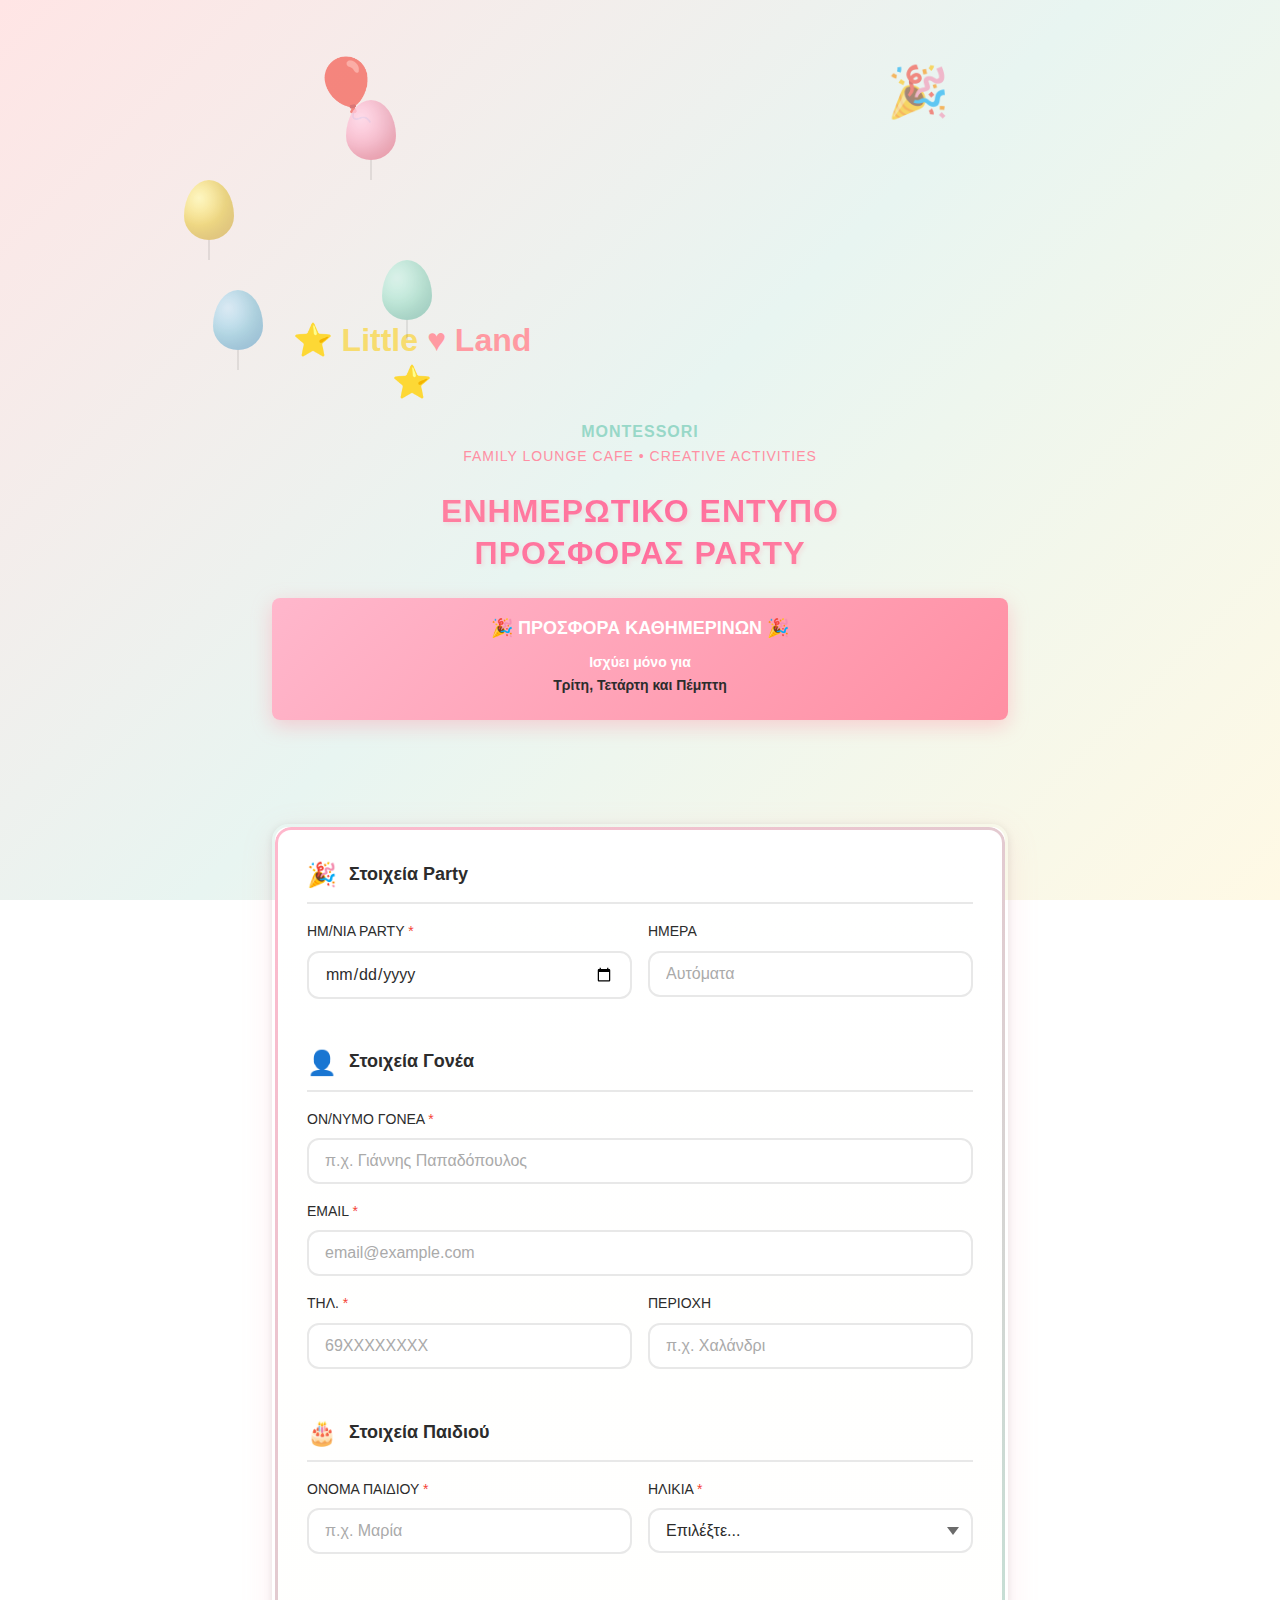
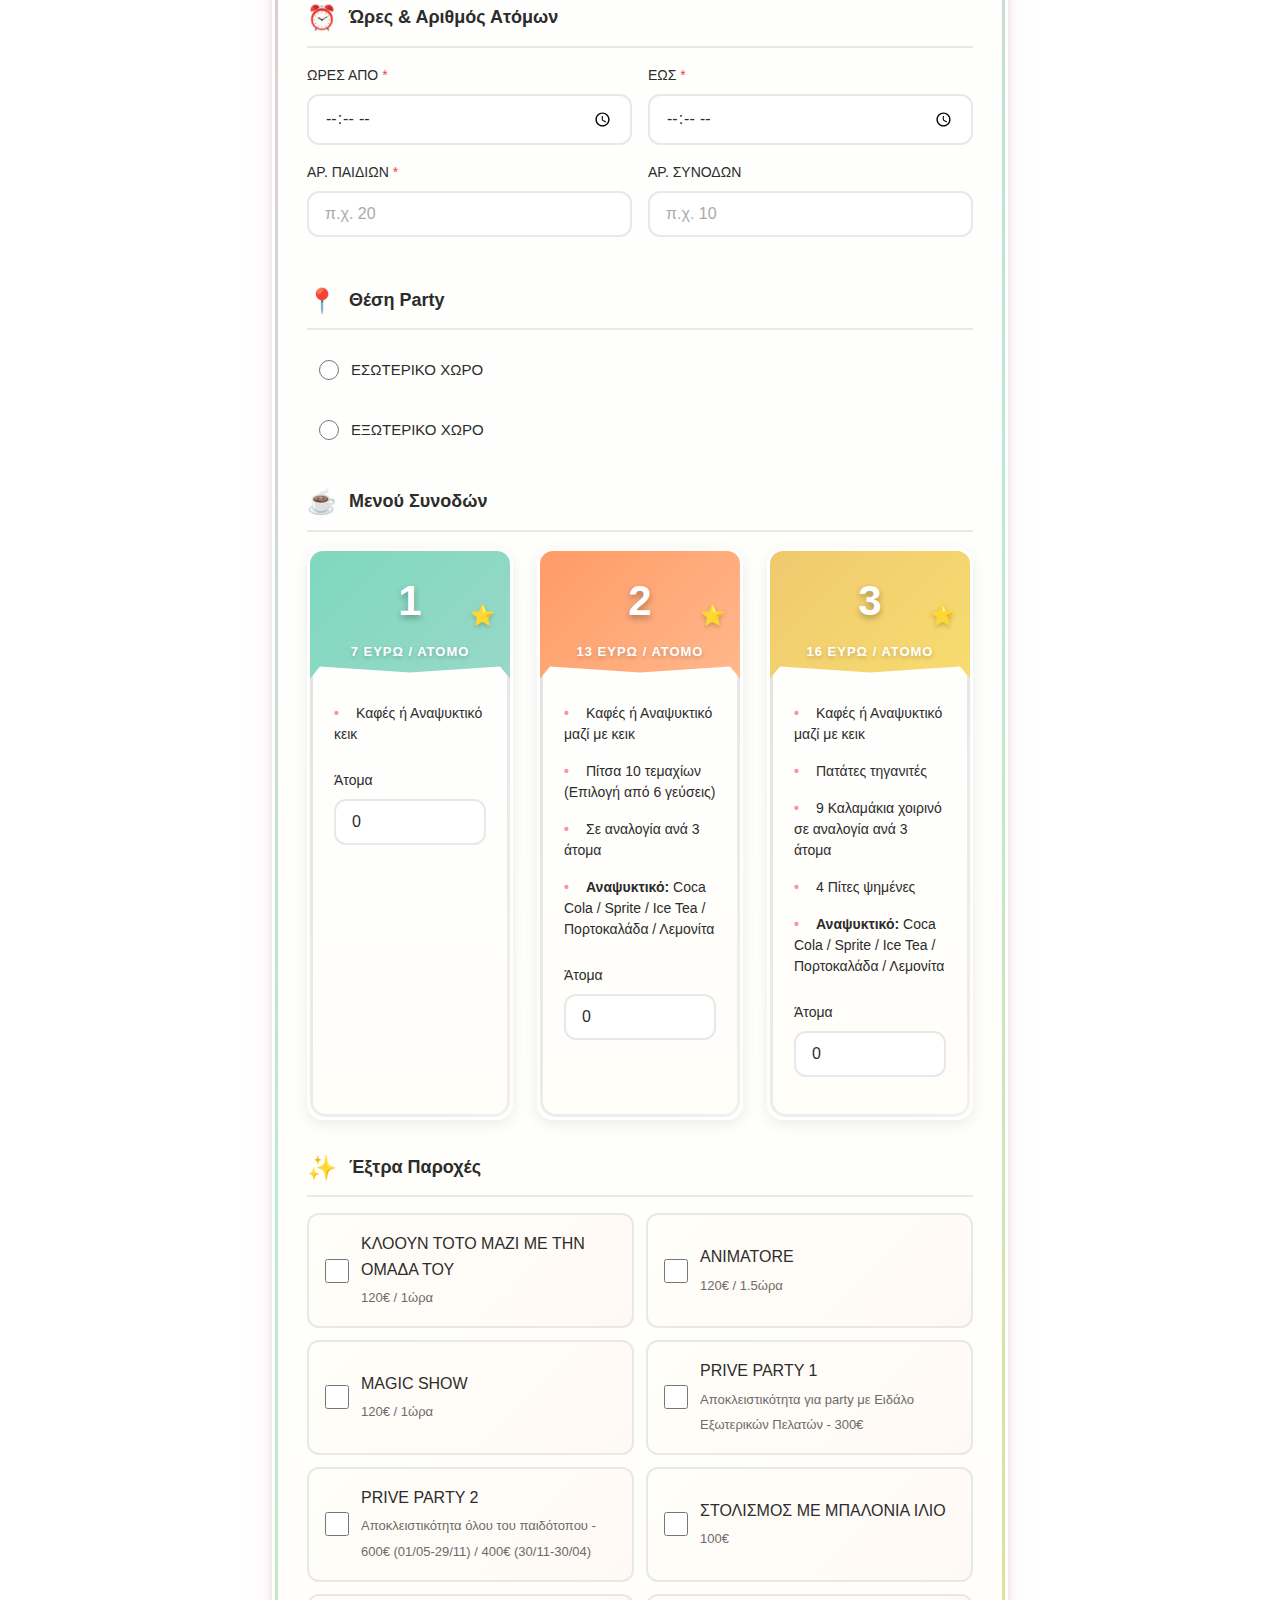
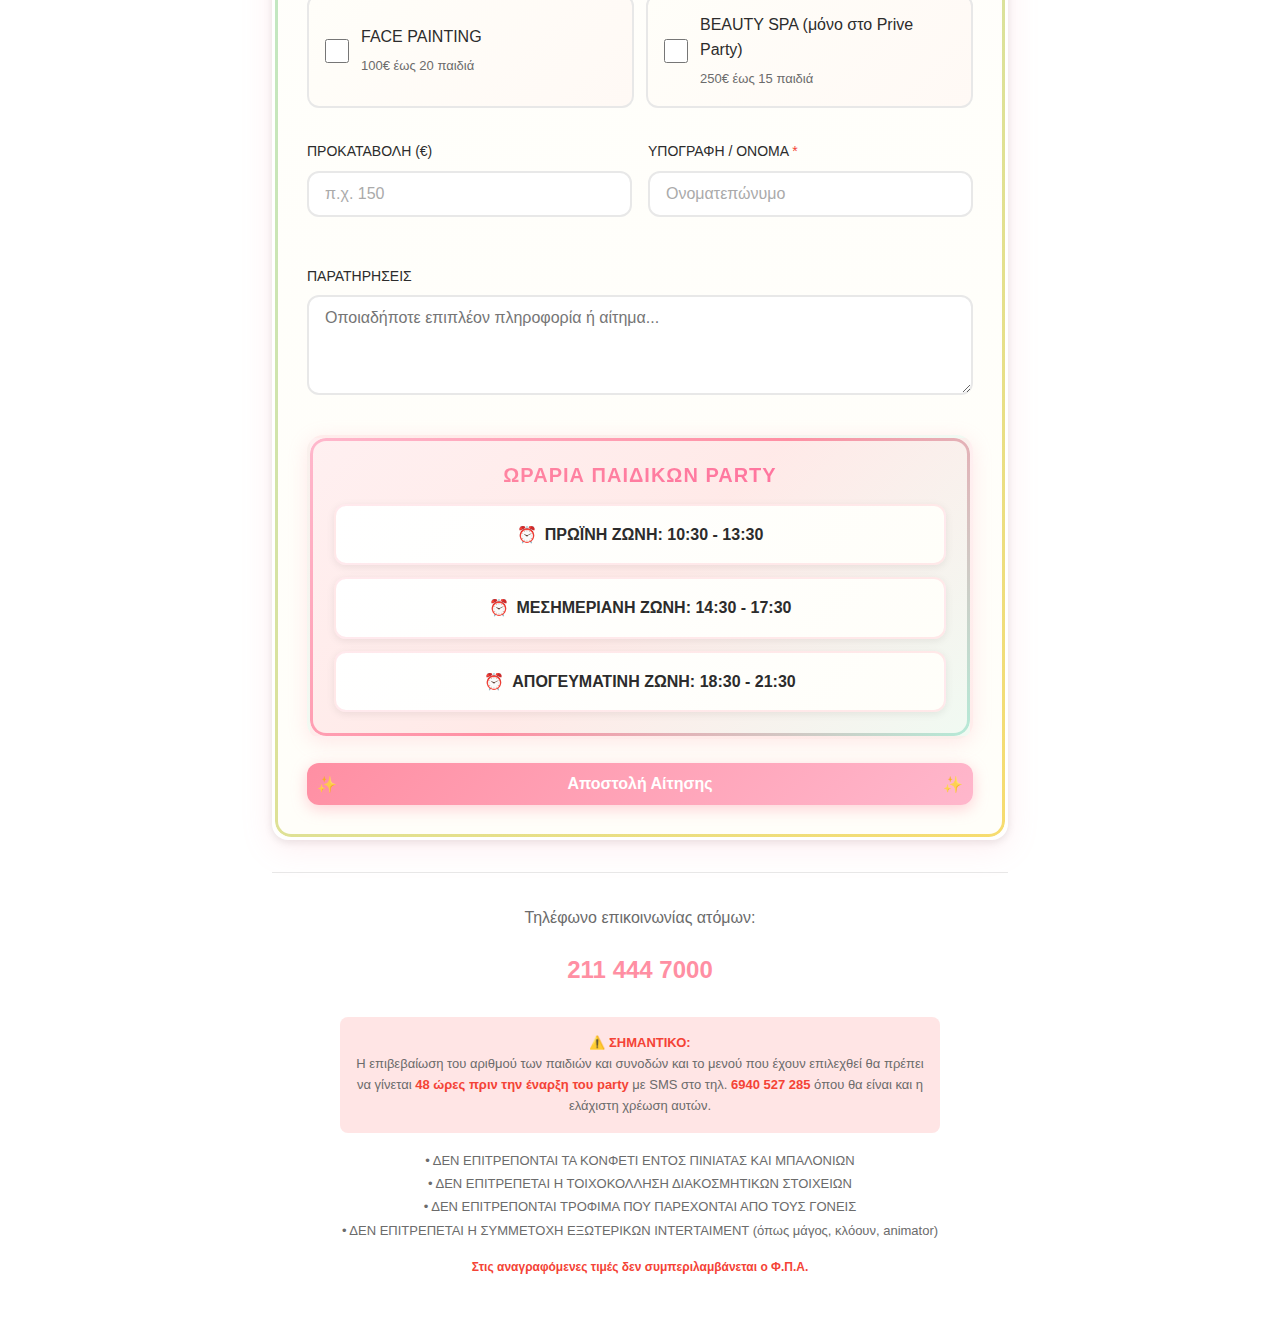
<file: forms/montessori-weekday.html>
<!DOCTYPE html>
<html lang="el">
<head>
  <meta charset="UTF-8">
  <meta name="viewport" content="width=device-width, initial-scale=1.0">
  <title>Montessori Little Land - Προσφορά Καθημερινών (Τρ/Τε/Πε)</title>
  <link rel="stylesheet" href="../css/base.css">
  <link rel="stylesheet" href="../css/forms.css">
</head>
<body>
  <!-- Loading Overlay -->
  <div class="loading-overlay">
    <div class="spinner"></div>
  </div>

  <div class="container">
    <!-- Header -->
    <header class="form-header">
      <!-- Decorative Balloons -->
      <div class="decoration balloon balloon-pink" style="top: 20px; left: 10%;"></div>
      <div class="decoration balloon balloon-yellow" style="top: 40px; right: 12%;"></div>
      <div class="decoration balloon balloon-mint" style="top: 60px; left: 15%;"></div>
      <div class="decoration balloon balloon-blue" style="top: 30px; right: 8%;"></div>
      
      <div class="logo-container">
        <h1 class="logo">
          ⭐ <span style="color: #F7DC6F; font-family: 'Fredoka', sans-serif;">Little</span> <span style="color: #FF9AA2;">♥ Land</span> ⭐
        </h1>
        <p class="form-subtitle" style="color: #98D8C8; font-weight: 700; font-size: 16px;">Montessori</p>
        <p class="form-subtitle" style="color: #FF8FA3;">Family Lounge Cafe • Creative Activities</p>
      </div>
      <h2 class="form-title">ΕΝΗΜΕΡΩΤΙΚΟ ΕΝΤΥΠΟ<br>ΠΡΟΣΦΟΡΑΣ PARTY</h2>
      <div class="info-box" style="background: linear-gradient(135deg, #FFB7CC, #FF8FA3); color: white; border: none; box-shadow: 0 6px 20px rgba(255, 143, 163, 0.4); animation: pulse 2s ease-in-out infinite;">
        <strong style="color: white; font-size: 18px; font-family: 'Fredoka', sans-serif;">🎉 ΠΡΟΣΦΟΡΑ ΚΑΘΗΜΕΡΙΝΩΝ 🎉</strong>
        <p style="margin-top: 8px; color: white; font-weight: 600;">Ισχύει μόνο για <strong>Τρίτη, Τετάρτη και Πέμπτη</strong></p>
      </div>
    </header>
    
    <style>
      @keyframes pulse {
        0%, 100% { transform: scale(1); }
        50% { transform: scale(1.02); }
      }
    </style>

    <!-- Main Form -->
    <form id="partyForm" class="form-card">
      <!-- Section 1: Στοιχεία Party -->
      <div class="form-section">
        <h3 class="section-title">
          <span class="section-icon">🎉</span>
          Στοιχεία Party
        </h3>
        
        <div class="form-grid form-grid-2">
          <div class="form-group">
            <label class="form-label required" for="party_date">ΗΜ/ΝΙΑ PARTY</label>
            <input type="date" id="party_date" name="party_date" class="form-input" required>
            <div class="error-message" id="date-error"></div>
          </div>
          
          <div class="form-group">
            <label class="form-label" for="party_day">ΗΜΕΡΑ</label>
            <input type="text" id="party_day" name="party_day" class="form-input" readonly placeholder="Αυτόματα">
          </div>
        </div>
      </div>

      <!-- Section 2: Στοιχεία Γονέα -->
      <div class="form-section">
        <h3 class="section-title">
          <span class="section-icon">👤</span>
          Στοιχεία Γονέα
        </h3>
        
        <div class="form-group">
          <label class="form-label required" for="parent_name">ΟΝ/ΝΥΜΟ ΓΟΝΕΑ</label>
          <input type="text" id="parent_name" name="parent_name" class="form-input" required placeholder="π.χ. Γιάννης Παπαδόπουλος">
        </div>
        
        <div class="form-group">
          <label class="form-label required" for="email">EMAIL</label>
          <input type="email" id="email" name="email" class="form-input" required placeholder="email@example.com">
        </div>
        
        <div class="form-grid form-grid-2">
          <div class="form-group">
            <label class="form-label required" for="phone">ΤΗΛ.</label>
            <input type="tel" id="phone" name="phone" class="form-input" required placeholder="69XXXXXXXX" maxlength="10">
          </div>
          
          <div class="form-group">
            <label class="form-label" for="area">ΠΕΡΙΟΧΗ</label>
            <input type="text" id="area" name="area" class="form-input" placeholder="π.χ. Χαλάνδρι">
          </div>
        </div>
      </div>

      <!-- Section 3: Στοιχεία Παιδιού -->
      <div class="form-section">
        <h3 class="section-title">
          <span class="section-icon">🎂</span>
          Στοιχεία Παιδιού
        </h3>
        
        <div class="form-grid form-grid-2">
          <div class="form-group">
            <label class="form-label required" for="child_name">ΟΝΟΜΑ ΠΑΙΔΙΟΥ</label>
            <input type="text" id="child_name" name="child_name" class="form-input" required placeholder="π.χ. Μαρία">
          </div>
          
          <div class="form-group">
            <label class="form-label required" for="child_age">ΗΛΙΚΙΑ</label>
            <select id="child_age" name="child_age" class="form-select" required>
              <option value="">Επιλέξτε...</option>
              <option value="1">1 έτος</option>
              <option value="2">2 έτη</option>
              <option value="3">3 έτη</option>
              <option value="4">4 έτη</option>
              <option value="5">5 έτη</option>
              <option value="6">6 έτη</option>
              <option value="7">7 έτη</option>
              <option value="8">8 έτη</option>
              <option value="9">9 έτη</option>
              <option value="10">10 έτη</option>
              <option value="11">11 έτη</option>
              <option value="12">12 έτη</option>
            </select>
          </div>
        </div>
      </div>

      <!-- Section 4: Ώρες & Άτομα -->
      <div class="form-section">
        <h3 class="section-title">
          <span class="section-icon">⏰</span>
          Ώρες & Αριθμός Ατόμων
        </h3>
        
        <div class="form-grid form-grid-2">
          <div class="form-group">
            <label class="form-label required" for="time_from">ΩΡΕΣ ΑΠΟ</label>
            <input type="time" id="time_from" name="time_from" class="form-input" required>
          </div>
          
          <div class="form-group">
            <label class="form-label required" for="time_to">ΕΩΣ</label>
            <input type="time" id="time_to" name="time_to" class="form-input" required>
          </div>
        </div>
        
        <div class="form-grid form-grid-2">
          <div class="form-group">
            <label class="form-label required" for="num_children">ΑΡ. ΠΑΙΔΙΩΝ</label>
            <input type="number" id="num_children" name="num_children" class="form-input" min="1" max="100" required placeholder="π.χ. 20">
          </div>
          
          <div class="form-group">
            <label class="form-label" for="num_adults">ΑΡ. ΣΥΝΟΔΩΝ</label>
            <input type="number" id="num_adults" name="num_adults" class="form-input" min="0" max="100" placeholder="π.χ. 10">
          </div>
        </div>
      </div>

      <!-- Section 5: Θέση Party -->
      <div class="form-section">
        <h3 class="section-title">
          <span class="section-icon">📍</span>
          Θέση Party
        </h3>
        
        <div class="radio-group">
          <label class="radio-item">
            <input type="radio" name="party_location" value="εσωτερικό_χώρο" class="radio-input" required>
            <span class="radio-label">ΕΣΩΤΕΡΙΚΟ ΧΩΡΟ</span>
          </label>
          <label class="radio-item">
            <input type="radio" name="party_location" value="εξωτερικό_χώρο" class="radio-input">
            <span class="radio-label">ΕΞΩΤΕΡΙΚΟ ΧΩΡΟ</span>
          </label>
        </div>
      </div>

      <!-- Section 6: Μενού Συνοδών (ONLY for weekday offer) -->
      <div class="menu-section">
        <h3 class="section-title">
          <span class="section-icon">☕</span>
          Μενού Συνοδών
        </h3>
        
        <div class="menu-grid">
          <!-- Menu 1 -->
          <div class="menu-card" data-menu="adults_1">
            <div class="menu-ribbon color-sage">
              <span class="menu-number">1</span>
              <span class="menu-price">7 ΕΥΡΩ / ΑΤΟΜΟ</span>
            </div>
            <div class="menu-content">
              <ul class="menu-items">
                <li>Καφές ή Αναψυκτικό κεικ</li>
              </ul>
              <div class="form-group mt-3">
                <label class="form-label">Άτομα</label>
                <input type="number" name="menu_adults_1_count" class="form-input" min="0" value="0">
              </div>
            </div>
            <input type="radio" name="menu_adults" value="1" class="menu-radio">
          </div>

          <!-- Menu 2 -->
          <div class="menu-card" data-menu="adults_2">
            <div class="menu-ribbon color-orange">
              <span class="menu-number">2</span>
              <span class="menu-price">13 ΕΥΡΩ / ΑΤΟΜΟ</span>
            </div>
            <div class="menu-content">
              <ul class="menu-items">
                <li>Καφές ή Αναψυκτικό μαζί με κεικ</li>
                <li>Πίτσα 10 τεμαχίων (Επιλογή από 6 γεύσεις)</li>
                <li>Σε αναλογία ανά 3 άτομα</li>
                <li><strong>Αναψυκτικό:</strong> Coca Cola / Sprite / Ice Tea / Πορτοκαλάδα / Λεμονίτα</li>
              </ul>
              <div class="form-group mt-3">
                <label class="form-label">Άτομα</label>
                <input type="number" name="menu_adults_2_count" class="form-input" min="0" value="0">
              </div>
            </div>
            <input type="radio" name="menu_adults" value="2" class="menu-radio">
          </div>

          <!-- Menu 3 -->
          <div class="menu-card" data-menu="adults_3">
            <div class="menu-ribbon color-beige">
              <span class="menu-number">3</span>
              <span class="menu-price">16 ΕΥΡΩ / ΑΤΟΜΟ</span>
            </div>
            <div class="menu-content">
              <ul class="menu-items">
                <li>Καφές ή Αναψυκτικό μαζί με κεικ</li>
                <li>Πατάτες τηγανιτές</li>
                <li>9 Καλαμάκια χοιρινό σε αναλογία ανά 3 άτομα</li>
                <li>4 Πίτες ψημένες</li>
                <li><strong>Αναψυκτικό:</strong> Coca Cola / Sprite / Ice Tea / Πορτοκαλάδα / Λεμονίτα</li>
              </ul>
              <div class="form-group mt-3">
                <label class="form-label">Άτομα</label>
                <input type="number" name="menu_adults_3_count" class="form-input" min="0" value="0">
              </div>
            </div>
            <input type="radio" name="menu_adults" value="3" class="menu-radio">
          </div>
        </div>
      </div>

      <!-- Section 7: Έξτρα Παροχές -->
      <div class="form-section">
        <h3 class="section-title">
          <span class="section-icon">✨</span>
          Έξτρα Παροχές
        </h3>
        
        <div class="extras-grid">
          <label class="extra-item">
            <input type="checkbox" name="extras" value="clown">
            <div class="extra-info">
              <span class="extra-name">ΚΛΟΟΥΝ ΤΟΤΟ ΜΑΖΙ ΜΕ ΤΗΝ ΟΜΑΔΑ ΤΟΥ</span>
              <span class="extra-price">120€ / 1ώρα</span>
            </div>
          </label>
          
          <label class="extra-item">
            <input type="checkbox" name="extras" value="animatore">
            <div class="extra-info">
              <span class="extra-name">ANIMATORE</span>
              <span class="extra-price">120€ / 1.5ώρα</span>
            </div>
          </label>
          
          <label class="extra-item">
            <input type="checkbox" name="extras" value="magic_show">
            <div class="extra-info">
              <span class="extra-name">MAGIC SHOW</span>
              <span class="extra-price">120€ / 1ώρα</span>
            </div>
          </label>
          
          <label class="extra-item">
            <input type="checkbox" name="extras" value="prive1">
            <div class="extra-info">
              <span class="extra-name">PRIVE PARTY 1</span>
              <span class="extra-price">Αποκλειστικότητα για party με Ειδάλο Εξωτερικών Πελατών - 300€</span>
            </div>
          </label>
          
          <label class="extra-item">
            <input type="checkbox" name="extras" value="prive2">
            <div class="extra-info">
              <span class="extra-name">PRIVE PARTY 2</span>
              <span class="extra-price">Αποκλειστικότητα όλου του παιδότοπου - 600€ (01/05-29/11) / 400€ (30/11-30/04)</span>
            </div>
          </label>
          
          <label class="extra-item">
            <input type="checkbox" name="extras" value="decoration">
            <div class="extra-info">
              <span class="extra-name">ΣΤΟΛΙΣΜΟΣ ΜΕ ΜΠΑΛΟΝΙΑ ΙΛΙΟ</span>
              <span class="extra-price">100€</span>
            </div>
          </label>
          
          <label class="extra-item">
            <input type="checkbox" name="extras" value="face_painting">
            <div class="extra-info">
              <span class="extra-name">FACE PAINTING</span>
              <span class="extra-price">100€ έως 20 παιδιά</span>
            </div>
          </label>
          
          <label class="extra-item">
            <input type="checkbox" name="extras" value="beauty_spa">
            <div class="extra-info">
              <span class="extra-name">BEAUTY SPA (μόνο στο Prive Party)</span>
              <span class="extra-price">250€ έως 15 παιδιά</span>
            </div>
          </label>
        </div>
      </div>

      <!-- Section 8: Προκαταβολή & Υπογραφή -->
      <div class="form-section">
        <div class="form-grid form-grid-2">
          <div class="form-group">
            <label class="form-label" for="deposit">ΠΡΟΚΑΤΑΒΟΛΗ (€)</label>
            <input type="number" id="deposit" name="deposit" class="form-input" min="0" step="10" placeholder="π.χ. 150">
          </div>
          
          <div class="form-group">
            <label class="form-label required" for="signature">ΥΠΟΓΡΑΦΗ / ΟΝΟΜΑ</label>
            <input type="text" id="signature" name="signature" class="form-input" required placeholder="Ονοματεπώνυμο">
          </div>
        </div>
      </div>

      <!-- Section 9: Παρατηρήσεις -->
      <div class="form-section">
        <div class="form-group">
          <label class="form-label" for="notes">ΠΑΡΑΤΗΡΗΣΕΙΣ</label>
          <textarea id="notes" name="notes" class="form-textarea" rows="4" placeholder="Οποιαδήποτε επιπλέον πληροφορία ή αίτημα..."></textarea>
        </div>
      </div>

      <!-- Time Slots Info -->
      <div class="time-slots">
        <h4 class="time-slots-title">Ωράρια Παιδικών Party</h4>
        <div class="time-slot">ΠΡΩΪΝΗ ΖΩΝΗ: 10:30 - 13:30</div>
        <div class="time-slot">ΜΕΣΗΜΕΡΙΑΝΗ ΖΩΝΗ: 14:30 - 17:30</div>
        <div class="time-slot">ΑΠΟΓΕΥΜΑΤΙΝΗ ΖΩΝΗ: 18:30 - 21:30</div>
      </div>

      <!-- Submit Button -->
      <button type="submit" class="btn btn-primary btn-block">
        Αποστολή Αίτησης
      </button>
    </form>

    <!-- Footer -->
    <footer class="form-footer">
      <div class="contact-info">
        <p style="margin-bottom: 8px; color: #6B6B6B;">Τηλέφωνο επικοινωνίας ατόμων:</p>
        <a href="tel:+302114447000" class="phone-number">211 444 7000</a>
      </div>
      
      <div class="disclaimer">
        <p style="background: #FFE5E5; padding: 16px; border-radius: 8px; margin-bottom: 16px;">
          <strong style="color: var(--color-error);">⚠️ ΣΗΜΑΝΤΙΚΟ:</strong><br>
          Η επιβεβαίωση του αριθμού των παιδιών και συνοδών και το μενού που έχουν επιλεχθεί θα πρέπει 
          να γίνεται <strong>48 ώρες πριν την έναρξη του party</strong> με SMS στο τηλ. <strong>6940 527 285</strong> 
          όπου θα είναι και η ελάχιστη χρέωση αυτών.
        </p>
        
        <p style="font-size: 13px; line-height: 1.8;">
          • ΔΕΝ ΕΠΙΤΡΕΠΟΝΤΑΙ ΤΑ ΚΟΝΦΕΤΙ ΕΝΤΟΣ ΠΙΝΙΑΤΑΣ ΚΑΙ ΜΠΑΛΟΝΙΩΝ<br>
          • ΔΕΝ ΕΠΙΤΡΕΠΕΤΑΙ Η ΤΟΙΧΟΚΟΛΛΗΣΗ ΔΙΑΚΟΣΜΗΤΙΚΩΝ ΣΤΟΙΧΕΙΩΝ<br>
          • ΔΕΝ ΕΠΙΤΡΕΠΟΝΤΑΙ ΤΡΟΦΙΜΑ ΠΟΥ ΠΑΡΕΧΟΝΤΑΙ ΑΠΟ ΤΟΥΣ ΓΟΝΕΙΣ<br>
          • ΔΕΝ ΕΠΙΤΡΕΠΕΤΑΙ Η ΣΥΜΜΕΤΟΧΗ ΕΞΩΤΕΡΙΚΩΝ INTERΤΑΙΜΕΝΤ (όπως μάγος, κλόουν, animator)
        </p>
        <p style="margin-top: 16px; font-size: 12px; color: var(--color-error);">
          <strong>Στις αναγραφόμενες τιμές δεν συμπεριλαμβάνεται ο Φ.Π.Α.</strong>
        </p>
      </div>
    </footer>
  </div>

  <!-- Scripts -->
  <script src="../js/config.js?v=2"></script>
  <script src="../js/form-handler.js?v=2"></script>
  <script src="../js/montessori-weekday.js?v=2"></script>
</body>
</html>
</file>
<file: css/forms.css>
/* ========================================
   FORM SPECIFIC STYLES
   ======================================== */

/* Menu Cards */
.menu-section {
  margin-top: var(--spacing-xl);
}

.menu-grid {
  display: grid;
  gap: var(--spacing-lg);
  margin-bottom: var(--spacing-xl);
}

@media (min-width: 768px) {
  .menu-grid {
    grid-template-columns: repeat(3, 1fr);
  }
}

.menu-card {
  background: linear-gradient(to bottom, #FFFFFF, #FFFEF9);
  border: 3px solid transparent;
  border-radius: var(--radius-lg);
  padding: var(--spacing-lg);
  transition: all var(--transition-base);
  cursor: pointer;
  position: relative;
  overflow: hidden;
  box-shadow: 0 4px 15px rgba(0, 0, 0, 0.08);
}

.menu-card::before {
  content: '';
  position: absolute;
  top: 0;
  left: 0;
  right: 0;
  bottom: 0;
  border-radius: var(--radius-lg);
  padding: 3px;
  background: linear-gradient(135deg, #E0E0E0, #F0F0F0);
  -webkit-mask: linear-gradient(#fff 0 0) content-box, linear-gradient(#fff 0 0);
  -webkit-mask-composite: xor;
  mask-composite: exclude;
  pointer-events: none;
  transition: all var(--transition-base);
}

.menu-card:hover {
  transform: translateY(-8px) scale(1.02);
  box-shadow: 0 12px 35px rgba(255, 143, 163, 0.25);
}

.menu-card:hover::before {
  background: linear-gradient(135deg, var(--color-pink), var(--color-mint), var(--color-beige));
}

.menu-card.selected {
  border-color: var(--color-coral);
  background: linear-gradient(135deg, rgba(255, 183, 204, 0.1), rgba(181, 234, 215, 0.1));
  box-shadow: 0 8px 25px rgba(255, 143, 163, 0.3);
}

.menu-card.selected::before {
  background: linear-gradient(135deg, var(--color-coral), var(--color-pink));
}

/* Menu Ribbon */
.menu-ribbon {
  position: relative;
  text-align: center;
  padding: var(--spacing-md) var(--spacing-sm);
  margin: calc(-1 * var(--spacing-lg)) calc(-1 * var(--spacing-lg)) var(--spacing-md);
  color: white;
  font-weight: 700;
  font-family: 'Fredoka', sans-serif;
  text-shadow: 0 2px 4px rgba(0, 0, 0, 0.2);
  clip-path: polygon(
    0 0, 100% 0, 100% 100%,
    95% calc(100% - 12px),
    50% calc(100% - 6px),
    5% calc(100% - 12px),
    0 100%
  );
  box-shadow: 0 4px 8px rgba(0, 0, 0, 0.15);
}

.menu-ribbon::after {
  content: '⭐';
  position: absolute;
  top: 50%;
  right: 15px;
  transform: translateY(-50%);
  font-size: 20px;
  animation: twinkle 2s ease-in-out infinite;
}

@keyframes twinkle {
  0%, 100% { opacity: 1; transform: translateY(-50%) scale(1); }
  50% { opacity: 0.6; transform: translateY(-50%) scale(1.2); }
}

.menu-ribbon.color-mint {
  background: linear-gradient(135deg, #7FD8BE, var(--color-mint), #98D8C8);
  background-size: 200% 200%;
  animation: ribbonShine 4s ease infinite;
}

.menu-ribbon.color-pink {
  background: linear-gradient(135deg, #FF8FA3, var(--color-pink), #FFB7CC);
  background-size: 200% 200%;
  animation: ribbonShine 4s ease infinite;
}

.menu-ribbon.color-beige {
  background: linear-gradient(135deg, #F0C96F, var(--color-beige), #FFE680);
  background-size: 200% 200%;
  animation: ribbonShine 4s ease infinite;
}

.menu-ribbon.color-blue {
  background: linear-gradient(135deg, #8FC4E8, var(--color-blue), #A8D8EA);
  background-size: 200% 200%;
  animation: ribbonShine 4s ease infinite;
}

.menu-ribbon.color-orange {
  background: linear-gradient(135deg, #FF9A66, var(--color-orange), #FFB88C);
  background-size: 200% 200%;
  animation: ribbonShine 4s ease infinite;
}

.menu-ribbon.color-sage {
  background: linear-gradient(135deg, #7FD8BE, var(--color-sage), #98D8C8);
  background-size: 200% 200%;
  animation: ribbonShine 4s ease infinite;
}

@keyframes ribbonShine {
  0%, 100% { background-position: 0% 50%; }
  50% { background-position: 100% 50%; }
}

.menu-number {
  font-size: 42px;
  display: block;
  margin-bottom: var(--spacing-xs);
  font-family: 'Fredoka', sans-serif;
  text-shadow: 0 3px 6px rgba(0, 0, 0, 0.3);
  animation: bounce 2s ease-in-out infinite;
}

@keyframes bounce {
  0%, 100% { transform: translateY(0); }
  50% { transform: translateY(-3px); }
}

.menu-price {
  font-size: 13px;
  display: block;
  text-transform: uppercase;
  letter-spacing: 1px;
  font-weight: 600;
}

/* Menu Content */
.menu-content {
  margin-top: var(--spacing-md);
}

.menu-items {
  list-style: none;
  margin: var(--spacing-md) 0;
}

.menu-items li {
  padding: var(--spacing-xs) 0;
  font-size: 14px;
  line-height: 1.5;
  color: var(--color-text);
}

.menu-items li::before {
  content: '•';
  color: var(--color-coral);
  font-weight: bold;
  display: inline-block;
  width: 1em;
  margin-right: var(--spacing-xs);
}

.menu-footer {
  margin-top: var(--spacing-md);
  padding-top: var(--spacing-md);
  border-top: 1px solid var(--color-border);
  font-size: 13px;
  color: var(--color-text-light);
}

.menu-capacity {
  background: var(--color-bg-light);
  padding: var(--spacing-sm);
  border-radius: var(--radius-sm);
  margin-top: var(--spacing-sm);
  text-align: center;
  font-weight: 500;
}

/* Radio Buttons (Hidden - Cards act as radio) */
.menu-radio {
  position: absolute;
  opacity: 0;
  pointer-events: none;
}

/* Checkboxes & Radio Custom Styling */
.checkbox-group,
.radio-group {
  display: flex;
  flex-direction: column;
  gap: var(--spacing-sm);
}

.checkbox-item,
.radio-item {
  display: flex;
  align-items: center;
  gap: var(--spacing-sm);
  cursor: pointer;
  padding: var(--spacing-sm);
  border-radius: var(--radius-sm);
  transition: background var(--transition-fast);
}

.checkbox-item:hover,
.radio-item:hover {
  background: var(--color-bg-light);
}

.checkbox-input,
.radio-input {
  width: 20px;
  height: 20px;
  cursor: pointer;
  accent-color: var(--color-coral);
}

.checkbox-label,
.radio-label {
  cursor: pointer;
  flex: 1;
  font-size: 15px;
}

/* Extras Section */
.extras-grid {
  display: grid;
  gap: var(--spacing-sm);
}

@media (min-width: 768px) {
  .extras-grid {
    grid-template-columns: 1fr 1fr;
  }
}

.extra-item {
  background: linear-gradient(135deg, #FFFEF9, #FFF9F5);
  border: 2px solid var(--color-border);
  border-radius: var(--radius-md);
  padding: var(--spacing-md);
  display: flex;
  align-items: center;
  gap: var(--spacing-sm);
  transition: all var(--transition-base);
  cursor: pointer;
  position: relative;
  overflow: hidden;
}

.extra-item::before {
  content: '✨';
  position: absolute;
  right: 10px;
  top: 50%;
  transform: translateY(-50%) scale(0);
  font-size: 20px;
  transition: all var(--transition-base);
}

.extra-item:hover {
  transform: translateX(3px);
  box-shadow: 0 4px 12px rgba(255, 143, 163, 0.15);
}

.extra-item:has(input:checked) {
  border-color: var(--color-coral);
  background: linear-gradient(135deg, rgba(255, 183, 204, 0.15), rgba(181, 234, 215, 0.15));
  box-shadow: 0 4px 15px rgba(255, 143, 163, 0.2);
}

.extra-item:has(input:checked)::before {
  transform: translateY(-50%) scale(1);
}

.extra-item input[type="checkbox"] {
  width: 24px;
  height: 24px;
  cursor: pointer;
  accent-color: var(--color-coral);
}

.extra-info {
  flex: 1;
}

.extra-name {
  font-weight: 500;
  display: block;
  margin-bottom: 2px;
}

.extra-price {
  font-size: 13px;
  color: var(--color-text-light);
}

/* Time Slots */
.time-slots {
  background: linear-gradient(135deg, rgba(255, 183, 204, 0.2), rgba(255, 154, 162, 0.2), rgba(181, 234, 215, 0.2));
  border: 3px solid transparent;
  border-radius: var(--radius-lg);
  padding: var(--spacing-lg);
  margin: var(--spacing-lg) 0;
  position: relative;
  box-shadow: 0 4px 20px rgba(255, 143, 163, 0.2);
}

.time-slots::before {
  content: '';
  position: absolute;
  top: 0;
  left: 0;
  right: 0;
  bottom: 0;
  border-radius: var(--radius-lg);
  padding: 3px;
  background: linear-gradient(135deg, var(--color-pink), var(--color-coral), var(--color-mint));
  -webkit-mask: linear-gradient(#fff 0 0) content-box, linear-gradient(#fff 0 0);
  -webkit-mask-composite: xor;
  mask-composite: exclude;
  pointer-events: none;
}

.time-slots-title {
  font-size: 20px;
  font-weight: 700;
  font-family: 'Fredoka', sans-serif;
  background: linear-gradient(135deg, #FF8FA3, #FF6B9D);
  -webkit-background-clip: text;
  -webkit-text-fill-color: transparent;
  background-clip: text;
  margin-bottom: var(--spacing-md);
  text-align: center;
  text-transform: uppercase;
  letter-spacing: 1px;
}

.time-slot {
  background: linear-gradient(135deg, #FFFFFF, #FFFEF9);
  padding: var(--spacing-md);
  border-radius: var(--radius-md);
  margin-bottom: var(--spacing-sm);
  font-weight: 600;
  text-align: center;
  box-shadow: 0 2px 8px rgba(0, 0, 0, 0.08);
  border: 2px solid rgba(255, 143, 163, 0.2);
  transition: all var(--transition-base);
  position: relative;
}

.time-slot::before {
  content: '⏰';
  margin-right: 8px;
}

.time-slot:hover {
  transform: scale(1.02);
  box-shadow: 0 4px 12px rgba(255, 143, 163, 0.25);
}

.time-slot:last-child {
  margin-bottom: 0;
}

/* Success/Error Messages */
.message-box {
  padding: var(--spacing-lg);
  border-radius: var(--radius-lg);
  margin: var(--spacing-lg) 0;
  text-align: center;
}

.message-box.success {
  background: linear-gradient(135deg, rgba(76, 175, 80, 0.1), rgba(129, 199, 132, 0.1));
  border: 2px solid var(--color-success);
}

.message-box.error {
  background: linear-gradient(135deg, rgba(244, 67, 54, 0.1), rgba(239, 83, 80, 0.1));
  border: 2px solid var(--color-error);
}

.message-icon {
  font-size: 48px;
  margin-bottom: var(--spacing-md);
}

.message-title {
  font-size: 24px;
  font-weight: 700;
  margin-bottom: var(--spacing-sm);
}

.message-text {
  font-size: 16px;
  color: var(--color-text-light);
  margin-bottom: var(--spacing-sm);
}

/* Info Box */
.info-box {
  background: var(--color-bg-light);
  border-left: 4px solid var(--color-coral);
  padding: var(--spacing-md);
  border-radius: var(--radius-sm);
  margin: var(--spacing-lg) 0;
  font-size: 14px;
}

.info-box strong {
  display: block;
  margin-bottom: var(--spacing-xs);
  color: var(--color-text);
}

/* Footer Info */
.form-footer {
  text-align: center;
  padding: var(--spacing-xl) 0;
  margin-top: var(--spacing-xl);
  border-top: 1px solid var(--color-border);
}

.contact-info {
  margin-bottom: var(--spacing-md);
}

.phone-number {
  font-size: 24px;
  font-weight: 700;
  color: var(--color-coral);
  text-decoration: none;
  display: inline-block;
  margin: var(--spacing-sm) 0;
}

.phone-number:hover {
  text-decoration: underline;
}

.disclaimer {
  font-size: 13px;
  color: var(--color-text-light);
  line-height: 1.6;
  max-width: 600px;
  margin: 0 auto;
}

.disclaimer strong {
  color: var(--color-error);
  font-weight: 600;
}

/* Loading Overlay */
.loading-overlay {
  display: none;
  position: fixed;
  top: 0;
  left: 0;
  right: 0;
  bottom: 0;
  background: rgba(255, 255, 255, 0.9);
  z-index: 9999;
  justify-content: center;
  align-items: center;
}

.loading-overlay.active {
  display: flex;
}

.spinner {
  width: 50px;
  height: 50px;
  border: 4px solid var(--color-border);
  border-top-color: var(--color-coral);
  border-radius: 50%;
  animation: spin 0.8s linear infinite;
}

/* Number Input Stepper */
.number-input-wrapper {
  display: flex;
  align-items: center;
  gap: var(--spacing-sm);
}

.number-btn {
  width: 36px;
  height: 36px;
  border: 2px solid var(--color-border);
  background: var(--color-bg);
  border-radius: var(--radius-sm);
  font-size: 20px;
  cursor: pointer;
  transition: all var(--transition-fast);
  display: flex;
  align-items: center;
  justify-content: center;
}

.number-btn:hover {
  border-color: var(--color-coral);
  background: var(--color-bg-light);
}

.number-btn:active {
  transform: scale(0.95);
}

.number-display {
  flex: 1;
  text-align: center;
  font-size: 18px;
  font-weight: 600;
}
</file>
<file: css/base.css>
/* ========================================
   BASE STYLES - Little Land Party Forms
   ======================================== */

/* CSS Reset */
* {
  margin: 0;
  padding: 0;
  box-sizing: border-box;
}

/* CSS Variables */
:root {
  /* Colors from PDF - MORE VIBRANT! */
  --color-pink: #FFB7CC;
  --color-coral: #FF8FA3;
  --color-mint: #B5EAD7;
  --color-sage: #98D8C8;
  --color-beige: #F7DC6F;
  --color-blue: #A8D8EA;
  --color-orange: #FFB88C;
  
  /* UI Colors */
  --color-text: #2C2C2C;
  --color-text-light: #6B6B6B;
  --color-border: #E8E8E8;
  --color-bg: #FFFFFF;
  --color-bg-light: #F9F9F9;
  --color-success: #4CAF50;
  --color-error: #F44336;
  
  /* Spacing */
  --spacing-xs: 8px;
  --spacing-sm: 12px;
  --spacing-md: 16px;
  --spacing-lg: 24px;
  --spacing-xl: 32px;
  --spacing-2xl: 48px;
  
  /* Border Radius */
  --radius-sm: 8px;
  --radius-md: 12px;
  --radius-lg: 16px;
  
  /* Shadows */
  --shadow-sm: 0 2px 4px rgba(0, 0, 0, 0.05);
  --shadow-md: 0 4px 12px rgba(0, 0, 0, 0.08);
  --shadow-lg: 0 8px 24px rgba(0, 0, 0, 0.12);
  
  /* Transitions */
  --transition-fast: 0.15s ease;
  --transition-base: 0.3s ease;
  --transition-slow: 0.5s ease;
}

/* Typography */
@import url('https://fonts.googleapis.com/css2?family=Fredoka:wght@400;500;600;700&family=Nunito:wght@400;600;700&display=swap');

body {
  font-family: 'Nunito', -apple-system, BlinkMacSystemFont, 'Segoe UI', 'Roboto', sans-serif;
  font-size: 16px;
  line-height: 1.6;
  color: var(--color-text);
  background: linear-gradient(135deg, #FFE5E5 0%, #E8F5F1 50%, #FFF9E5 100%);
  background-attachment: fixed;
  -webkit-font-smoothing: antialiased;
  -moz-osx-font-smoothing: grayscale;
  position: relative;
}

h1, h2, h3, h4, h5, h6 {
  font-family: 'Fredoka', 'Nunito', sans-serif;
  font-weight: 600;
  line-height: 1.3;
  margin-bottom: var(--spacing-md);
}

h1 {
  font-size: clamp(24px, 5vw, 32px);
}

h2 {
  font-size: clamp(20px, 4vw, 26px);
}

h3 {
  font-size: clamp(18px, 3.5vw, 22px);
}

/* Container */
.container {
  max-width: 800px;
  margin: 0 auto;
  padding: var(--spacing-md);
}

@media (min-width: 768px) {
  .container {
    padding: var(--spacing-xl);
  }
}

/* Header */
.form-header {
  text-align: center;
  padding: var(--spacing-2xl) 0;
  position: relative;
  overflow: visible;
  margin-bottom: var(--spacing-xl);
}

.form-header::before {
  content: '🎈';
  position: absolute;
  font-size: 60px;
  top: 10px;
  left: 5%;
  animation: float 4s ease-in-out infinite;
  opacity: 0.6;
}

.form-header::after {
  content: '🎉';
  position: absolute;
  font-size: 50px;
  top: 20px;
  right: 8%;
  animation: float 5s ease-in-out infinite 1s;
  opacity: 0.6;
}

.logo-container {
  margin-bottom: var(--spacing-lg);
}

.logo {
  max-width: 280px;
  height: auto;
}

.form-title {
  font-size: clamp(22px, 4.5vw, 32px);
  font-weight: 700;
  background: linear-gradient(135deg, #FF8FA3, #FF6B9D, #FF8FA3);
  -webkit-background-clip: text;
  -webkit-text-fill-color: transparent;
  background-clip: text;
  margin-bottom: var(--spacing-sm);
  letter-spacing: 1px;
  text-shadow: 2px 2px 4px rgba(255, 143, 163, 0.2);
  animation: shimmer 3s ease-in-out infinite;
}

@keyframes shimmer {
  0%, 100% { background-position: 0% 50%; }
  50% { background-position: 100% 50%; }
}

.form-subtitle {
  font-size: 14px;
  color: var(--color-text-light);
  text-transform: uppercase;
  letter-spacing: 1px;
}

/* Decorative Elements */
.decoration {
  position: absolute;
  pointer-events: none;
  opacity: 0.8;
  animation: float 6s ease-in-out infinite;
}

@keyframes float {
  0%, 100% { transform: translateY(0px) rotate(0deg); }
  50% { transform: translateY(-20px) rotate(5deg); }
}

.balloon {
  width: 50px;
  height: 60px;
  border-radius: 50% 50% 50% 50% / 60% 60% 40% 40%;
  position: relative;
  box-shadow: inset -10px -10px 20px rgba(0, 0, 0, 0.1);
}

.balloon::after {
  content: '';
  position: absolute;
  bottom: -20px;
  left: 50%;
  transform: translateX(-50%);
  width: 1px;
  height: 20px;
  background: rgba(0, 0, 0, 0.2);
}

.balloon-pink {
  background: radial-gradient(circle at 30% 30%, #FFD6E8, var(--color-pink), var(--color-coral));
  animation: float 5s ease-in-out infinite;
}

.balloon-mint {
  background: radial-gradient(circle at 30% 30%, #D4F1E8, var(--color-mint), var(--color-sage));
  animation: float 6s ease-in-out infinite 1s;
}

.balloon-blue {
  background: radial-gradient(circle at 30% 30%, #D4E8F5, var(--color-blue), #8FC4E8);
  animation: float 7s ease-in-out infinite 2s;
}

.balloon-yellow {
  background: radial-gradient(circle at 30% 30%, #FFF9B8, var(--color-beige), #F0C96F);
  animation: float 5.5s ease-in-out infinite 0.5s;
}

/* Form Card */
.form-card {
  background: linear-gradient(to bottom, #FFFFFF 0%, #FFFEF9 100%);
  border-radius: var(--radius-lg);
  box-shadow: 0 8px 32px rgba(255, 143, 163, 0.15), 0 2px 8px rgba(0, 0, 0, 0.1);
  padding: var(--spacing-lg);
  margin-bottom: var(--spacing-lg);
  border: 3px solid transparent;
  background-clip: padding-box;
  position: relative;
}

.form-card::before {
  content: '';
  position: absolute;
  top: 0;
  left: 0;
  right: 0;
  bottom: 0;
  border-radius: var(--radius-lg);
  padding: 3px;
  background: linear-gradient(135deg, var(--color-pink), var(--color-mint), var(--color-beige));
  -webkit-mask: linear-gradient(#fff 0 0) content-box, linear-gradient(#fff 0 0);
  -webkit-mask-composite: xor;
  mask-composite: exclude;
  pointer-events: none;
}

@media (min-width: 768px) {
  .form-card {
    padding: var(--spacing-xl);
  }
}

/* Form Sections */
.form-section {
  margin-bottom: var(--spacing-xl);
}

.section-title {
  font-size: 18px;
  font-weight: 600;
  color: var(--color-text);
  margin-bottom: var(--spacing-md);
  padding-bottom: var(--spacing-sm);
  border-bottom: 2px solid var(--color-border);
  display: flex;
  align-items: center;
  gap: var(--spacing-sm);
}

.section-icon {
  font-size: 24px;
}

/* Form Grid */
.form-grid {
  display: grid;
  gap: var(--spacing-md);
}

@media (min-width: 768px) {
  .form-grid-2 {
    grid-template-columns: 1fr 1fr;
  }
}

/* Form Group */
.form-group {
  margin-bottom: var(--spacing-md);
}

.form-label {
  display: block;
  font-size: 14px;
  font-weight: 500;
  color: var(--color-text);
  margin-bottom: var(--spacing-xs);
}

.form-label.required::after {
  content: ' *';
  color: var(--color-error);
}

/* Input Fields */
.form-input,
.form-select,
.form-textarea {
  width: 100%;
  padding: var(--spacing-sm) var(--spacing-md);
  font-size: 16px; /* Prevents iOS zoom */
  font-family: inherit;
  color: var(--color-text);
  background-color: var(--color-bg);
  border: 2px solid var(--color-border);
  border-radius: var(--radius-md);
  transition: all var(--transition-base);
  -webkit-appearance: none;
  -moz-appearance: none;
  appearance: none;
}

.form-input:focus,
.form-select:focus,
.form-textarea:focus {
  outline: none;
  border-color: var(--color-coral);
  box-shadow: 0 0 0 4px rgba(255, 154, 162, 0.1);
}

.form-input::placeholder {
  color: #AAAAAA;
}

.form-textarea {
  min-height: 100px;
  resize: vertical;
}

.form-select {
  background-image: url("data:image/svg+xml,%3Csvg xmlns='http://www.w3.org/2000/svg' width='12' height='8' viewBox='0 0 12 8'%3E%3Cpath fill='%236B6B6B' d='M6 8L0 0h12z'/%3E%3C/svg%3E");
  background-repeat: no-repeat;
  background-position: right 12px center;
  padding-right: 36px;
}

/* Input validation states */
.form-input.error,
.form-select.error,
.form-textarea.error {
  border-color: var(--color-error);
}

.form-input.success,
.form-select.success,
.form-textarea.success {
  border-color: var(--color-success);
}

.error-message {
  display: none;
  font-size: 13px;
  color: var(--color-error);
  margin-top: var(--spacing-xs);
}

.form-input.error + .error-message,
.form-select.error + .error-message,
.form-textarea.error + .error-message {
  display: block;
}

/* Buttons */
.btn {
  display: inline-block;
  padding: var(--spacing-sm) var(--spacing-xl);
  font-size: 16px;
  font-weight: 600;
  text-align: center;
  text-decoration: none;
  border: none;
  border-radius: var(--radius-md);
  cursor: pointer;
  transition: all var(--transition-base);
  font-family: inherit;
}

.btn-primary {
  background: linear-gradient(135deg, #FF8FA3, #FFB7CC, #FF8FA3);
  background-size: 200% 200%;
  color: white;
  box-shadow: 0 4px 15px rgba(255, 143, 163, 0.4);
  position: relative;
  overflow: hidden;
  animation: gradient 3s ease infinite;
}

@keyframes gradient {
  0% { background-position: 0% 50%; }
  50% { background-position: 100% 50%; }
  100% { background-position: 0% 50%; }
}

.btn-primary::before {
  content: '✨';
  position: absolute;
  left: 10px;
  opacity: 0.8;
}

.btn-primary::after {
  content: '✨';
  position: absolute;
  right: 10px;
  opacity: 0.8;
}

.btn-primary:hover:not(:disabled) {
  transform: translateY(-3px) scale(1.02);
  box-shadow: 0 8px 25px rgba(255, 143, 163, 0.5);
}

.btn-primary:active:not(:disabled) {
  transform: translateY(0);
}

.btn-primary:disabled {
  opacity: 0.6;
  cursor: not-allowed;
}

.btn-block {
  width: 100%;
  display: block;
}

/* Loading State */
.btn.loading {
  position: relative;
  color: transparent;
}

.btn.loading::after {
  content: '';
  position: absolute;
  top: 50%;
  left: 50%;
  transform: translate(-50%, -50%);
  width: 20px;
  height: 20px;
  border: 3px solid rgba(255, 255, 255, 0.3);
  border-top-color: white;
  border-radius: 50%;
  animation: spin 0.8s linear infinite;
}

@keyframes spin {
  to { transform: translate(-50%, -50%) rotate(360deg); }
}

/* Utility Classes */
.text-center {
  text-align: center;
}

.text-muted {
  color: var(--color-text-light);
}

.mb-0 { margin-bottom: 0; }
.mb-1 { margin-bottom: var(--spacing-xs); }
.mb-2 { margin-bottom: var(--spacing-sm); }
.mb-3 { margin-bottom: var(--spacing-md); }
.mb-4 { margin-bottom: var(--spacing-lg); }

.mt-0 { margin-top: 0; }
.mt-1 { margin-top: var(--spacing-xs); }
.mt-2 { margin-top: var(--spacing-sm); }
.mt-3 { margin-top: var(--spacing-md); }
.mt-4 { margin-top: var(--spacing-lg); }

/* Responsive */
@media (max-width: 767px) {
  body {
    font-size: 15px;
  }
  
  .form-card {
    border-radius: var(--radius-md);
  }
}
</file>
